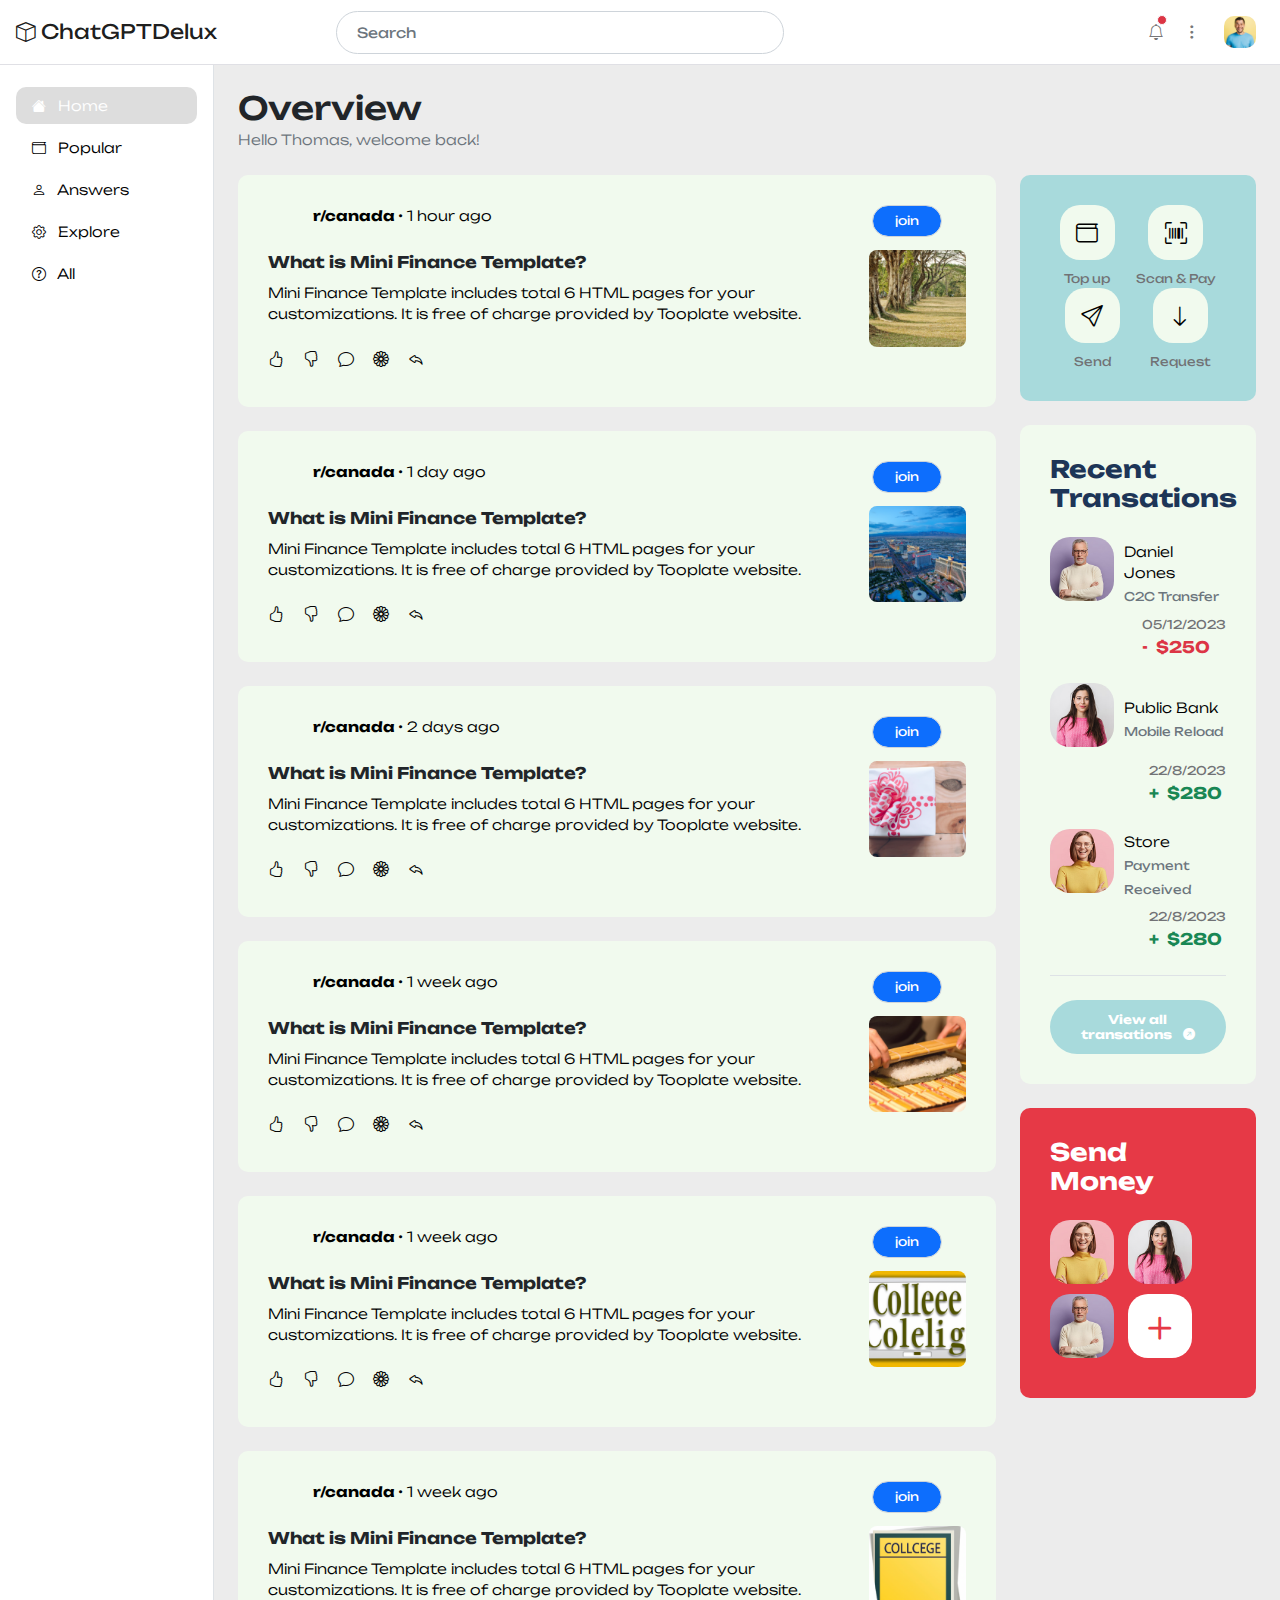
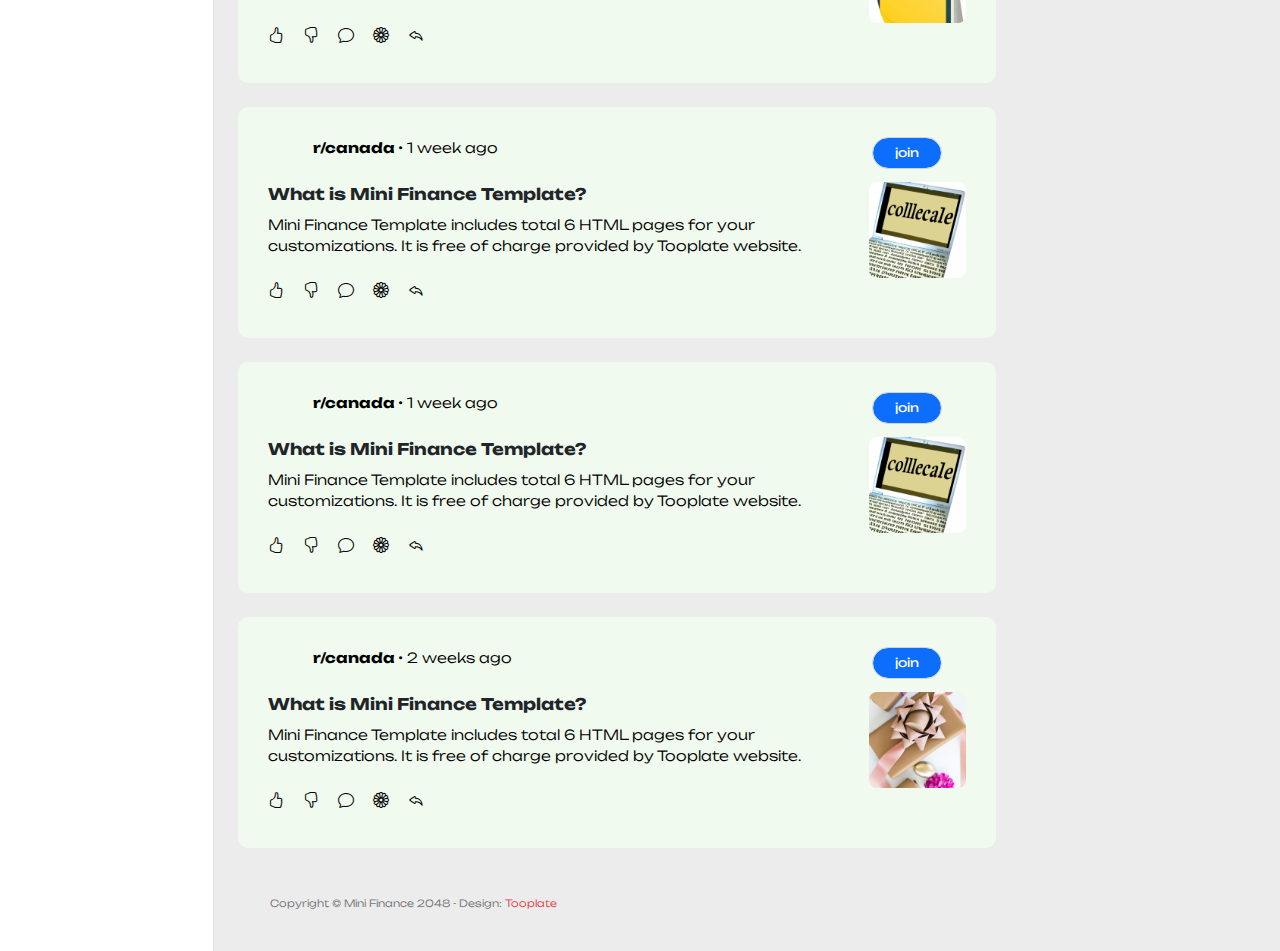
<file: index.html>
<!doctype html>
<html lang="en">
    <head>
        <meta charset="utf-8">
        <meta name="viewport" content="width=device-width, initial-scale=1">

        <meta name="description" content="">
        <meta name="author" content="Tooplate">

        <title>ChatGPTDelux.com</title>

        <!-- CSS FILES -->      
        <link rel="preconnect" href="https://fonts.googleapis.com">
        
        <link rel="preconnect" href="https://fonts.gstatic.com" crossorigin>

        <link href="https://fonts.googleapis.com/css2?family=Unbounded:wght@300;400;700&display=swap" rel="stylesheet">

        <link href="css/bootstrap.min.css" rel="stylesheet">

        <link href="css/bootstrap-icons.css" rel="stylesheet">

        <link href="css/apexcharts.css" rel="stylesheet">

        <link href="css/tooplate-mini-finance.css" rel="stylesheet">

        <link href="css/custom.css" rel="stylesheet">

    </head>
    
    <body>
        <header class="navbar sticky-top flex-md-nowrap">
            <div class="col-md-3 col-lg-3 me-0 px-3 fs-6">
                <a class="navbar-brand" href="index.html">
                    <i class="bi-box"></i>
                    ChatGPTDelux
                </a>
            </div>

            <button class="navbar-toggler position-absolute d-md-none collapsed" type="button" data-bs-toggle="collapse" data-bs-target="#sidebarMenu" aria-controls="sidebarMenu" aria-expanded="false" aria-label="Toggle navigation">
                <span class="navbar-toggler-icon"></span>
            </button>

            <form class="custom-form header-form ms-lg-3 ms-md-3 me-lg-auto me-md-auto order-2 order-lg-0 order-md-0" action="#" method="get" role="form">
                <input class="form-control" name="search" type="text" placeholder="Search" aria-label="Search">
            </form>

            <div class="navbar-nav me-lg-2">
                <div class="nav-item text-nowrap d-flex align-items-center">
                    <div class="dropdown ps-3">
                        <a class="nav-link dropdown-toggle text-center" href="#" role="button" data-bs-toggle="dropdown" aria-expanded="false" id="navbarLightDropdownMenuLink">
                            <i class="bi-bell"></i>
                            <span class="position-absolute start-100 translate-middle p-1 bg-danger border border-light rounded-circle">
                                <span class="visually-hidden">New alerts</span>
                            </span>
                        </a>

                        <ul class="dropdown-menu dropdown-menu-lg-end notifications-block-wrap bg-white shadow" aria-labelledby="navbarLightDropdownMenuLink">
                            <small>Notifications</small>

                            <li class="notifications-block border-bottom pb-2 mb-2">
                                <a class="dropdown-item d-flex  align-items-center" href="#">
                                    <div class="notifications-icon-wrap bg-success">
                                        <i class="notifications-icon bi-check-circle-fill"></i>
                                    </div>

                                    <div>
                                        <span>Your account has been created successfuly.</span>

                                        <p>12 days ago</p>
                                    </div>
                                </a>
                            </li>

                            <li class="notifications-block border-bottom pb-2 mb-2">
                                <a class="dropdown-item d-flex align-items-center" href="#">
                                    <div class="notifications-icon-wrap bg-info">
                                        <i class="notifications-icon bi-folder"></i>
                                    </div>

                                    <div>
                                        <span>Please check. We have sent a Daily report.</span>

                                        <p>10 days ago</p>
                                    </div>
                                </a>
                            </li>

                            <li class="notifications-block">
                                <a class="dropdown-item d-flex align-items-center" href="#">
                                    <div class="notifications-icon-wrap bg-danger">
                                        <i class="notifications-icon bi-question-circle"></i>
                                    </div>

                                    <div>
                                        <span>Account verification failed.</span>

                                        <p>1 hour ago</p>
                                    </div>
                                </a>
                            </li>
                        </ul>
                    </div>

                    <div class="dropdown ps-1">
                        <a class="nav-link dropdown-toggle text-center" href="#" role="button" data-bs-toggle="dropdown" aria-expanded="false">
                            <i class="bi-three-dots-vertical"></i>
                        </a>

                        <div class="dropdown-menu dropdown-menu-social bg-white shadow">
                            <div class="container">
                                <div class="row">
                                    <div class="col-lg-4 col-md-4 col-4">
                                        <a class="dropdown-item text-center" href="#">
                                            <img src="images/social/search.png" class="profile-image img-fluid" alt="">
                                            <span class="d-block">Google</span>
                                        </a>
                                    </div>

                                    <div class="col-lg-4 col-md-4 col-4">
                                        <a class="dropdown-item text-center" href="#">
                                            <img src="images/social/spotify.png" class="profile-image img-fluid" alt="">
                                            <span class="d-block">Spotify</span>
                                        </a>
                                    </div>

                                    <div class="col-lg-4 col-md-4 col-4">
                                        <a class="dropdown-item text-center" href="#">
                                            <img src="images/social/telegram.png" class="profile-image img-fluid" alt="">
                                            <span class="d-block">Telegram</span>
                                        </a>
                                    </div>

                                    <div class="col-lg-4 col-md-4 col-4">
                                        <a class="dropdown-item text-center" href="#">
                                            <img src="images/social/snapchat.png" class="profile-image img-fluid" alt="">
                                            <span class="d-block">Snapchat</span>
                                        </a>
                                    </div>

                                    <div class="col-lg-4 col-md-4 col-4">
                                        <a class="dropdown-item text-center" href="#">
                                            <img src="images/social/tiktok.png" class="profile-image img-fluid" alt="">
                                            <span class="d-block">Tiktok</span>
                                        </a>
                                    </div>

                                    <div class="col-lg-4 col-md-4 col-4">
                                        <a class="dropdown-item text-center" href="#">
                                            <img src="images/social/youtube.png" class="profile-image img-fluid" alt="">
                                            <span class="d-block">Youtube</span>
                                        </a>
                                    </div>
                                </div>
                            </div>
                        </div>
                    </div>

                    <div class="dropdown px-3">
                        <a class="nav-link dropdown-toggle" href="#" role="button" data-bs-toggle="dropdown" aria-expanded="false">
                            <img src="images/medium-shot-happy-man-smiling.jpg" class="profile-image img-fluid" alt="">
                        </a>
                        <ul class="dropdown-menu bg-white shadow">
                            <li>
                                <div class="dropdown-menu-profile-thumb d-flex">
                                    <img src="images/medium-shot-happy-man-smiling.jpg" class="profile-image img-fluid me-3" alt="">

                                    <div class="d-flex flex-column">
                                        <small>Thomas</small>
                                        <a href="#">thomas@site.com</a>
                                    </div>
                                </div>
                            </li>

                            <li>
                                <a class="dropdown-item" href="profile.html">
                                    <i class="bi-person me-2"></i>
                                    Profile
                                </a>
                            </li>

                            <li>
                                <a class="dropdown-item" href="settings.html">
                                    <i class="bi-gear me-2"></i>
                                    Settings
                                </a>
                            </li>

                            <li>
                                <a class="dropdown-item" href="help-center.html">
                                    <i class="bi-question-circle me-2"></i>
                                    Help
                                </a>
                            </li>

                            <li class="border-top mt-3 pt-2 mx-4">
                                <a class="dropdown-item ms-0 me-0" href="login.html">
                                    <i class="bi-box-arrow-left me-2"></i>
                                    Logout
                                </a>
                            </li>
                        </ul>
                    </div>
                </div>
            </div>
        </header>

        <div class="container-fluid">
            <div class="row">
                <nav id="sidebarMenu" class="col-md-2 col-lg-2 d-md-block sidebar collapse">
                    <div class="position-sticky py-4 px-3 sidebar-sticky">
                        <ul class="nav flex-column h-100">
                            <li class="nav-item">
                                <a class="nav-link active" aria-current="page" href="index.html">
                                    <i class="bi-house-fill me-2"></i>
                                    Home
                                </a>
                            </li>

                            <li class="nav-item">
                                <a class="nav-link" href="index.html">
                                    <i class="bi-wallet me-2"></i>
                                    Popular
                                </a>
                            </li>

                            <li class="nav-item">
                                <a class="nav-link" href="index.html">
                                    <i class="bi-person me-2"></i>
                                    Answers
                                </a>
                            </li>

                            <li class="nav-item">
                                <a class="nav-link" href="index.html">
                                    <i class="bi-gear me-2"></i>
                                    Explore
                                </a>
                            </li>

                            <li class="nav-item">
                                <a class="nav-link" href="index.html">
                                    <i class="bi-question-circle me-2"></i>
                                    All
                                </a>
                            </li>

                        </ul>
                    </div>
                </nav>

                <main class="main-wrapper col-md-10 ms-sm-auto py-4 col-lg-10 px-md-4 border-start">
                    <div class="title-group mb-3">
                        <h1 class="h2 mb-0">Overview</h1>

                        <small class="text-muted">Hello Thomas, welcome back!</small>
                    </div>

                    <div class="row my-4">
                        <div class="col-lg-9 col-12">
                            <div class="custom-block custom-block-faq">
                                <div class="row">
                                    <div class="row col-md-10">
                                        <div class="col-lg-2" id="avatar"></div>
                                        <p class="col-lg-10 mb-4"><b>r/canada </b><span class="inline-block my-0 created-text-neutral-content-weak">•</span> 1 hour ago</p>
                                    </div>

                                    <div class="col-md-2 col-lg-2">
                                        <button type="join" class="btn-join form-control bg-primary">
                                            join
                                        </button>
                                    </div> 
                                </div>
                                <div class="row">
                                    <div class="col-md-10">
                                        <strong class="d-block mb-2">What is Mini Finance Template?</strong>

                                        <p>Mini Finance Template includes total 6 HTML pages for your customizations. It is free of charge provided by Tooplate website.</p>
        
                                    </div>

                                    <div class="col-md-2">
                                        <img src="img/trees.png" class="intro-image" alt="" >
                                    </div>
                                </div>
                                <div class="row">
                                    <a class="col-lg-2 icon-btn mr-1">
                                        <i class="bi bi-hand-thumbs-up"></i>
                                    </a>
                                    <a class="col-lg-2 icon-btn mr-1">
                                        <i class="bi bi-hand-thumbs-down"></i>
                                    </a>
                                    <a class="col-lg-2 icon-btn mr-1">
                                        <i class="bi bi-chat"></i>
                                    </a>
                                    <a class="col-lg-2 icon-btn mr-1">
                                        <i class="bi bi-flower1"></i>
                                    </a>
                                    <a class="col-lg-2 icon-btn mr-1">
                                        <i class="bi bi-reply"></i>
                                    </a>

                                </div>
                            </div>
                            <div class="custom-block custom-block-faq">
                                <div class="row">
                                    <div class="row col-md-10">
                                        <div class="col-lg-2" id="avatar"></div>
                                        <p class="col-lg-10 mb-4"><b>r/canada </b><span class="inline-block my-0 created-text-neutral-content-weak">•</span> 1 day ago</p>
                                    </div>

                                    <div class="col-md-2 col-lg-2">
                                        <button type="join" class="btn-join form-control bg-primary">
                                            join
                                        </button>
                                    </div> 
                                </div>
                                
                                <div class="row">
                                    <div class="col-md-10">
                                        <strong class="d-block mb-2">What is Mini Finance Template?</strong>

                                        <p>Mini Finance Template includes total 6 HTML pages for your customizations. It is free of charge provided by Tooplate website.</p>
        
                                    </div>

                                    <div class="col-md-2">
                                        <img src="img/what-are-the-most-popular-hotels-in-las-begas.png" class="intro-image" alt="" >
                                    </div>
                                </div>
                                <div class="row">
                                    <a class="col-lg-2 icon-btn mr-1">
                                        <i class="bi bi-hand-thumbs-up"></i>
                                    </a>
                                    <a class="col-lg-2 icon-btn mr-1">
                                        <i class="bi bi-hand-thumbs-down"></i>
                                    </a>
                                    <a class="col-lg-2 icon-btn mr-1">
                                        <i class="bi bi-chat"></i>
                                    </a>
                                    <a class="col-lg-2 icon-btn mr-1">
                                        <i class="bi bi-flower1"></i>
                                    </a>
                                    <a class="col-lg-2 icon-btn mr-1">
                                        <i class="bi bi-reply"></i>
                                    </a>

                                </div>
                            </div>
                            <div class="custom-block custom-block-faq">
                                <div class="row">
                                    <div class="row col-md-10">
                                        <div class="col-lg-2" id="avatar"></div>
                                        <p class="col-lg-10 mb-4"><b>r/canada </b><span class="inline-block my-0 created-text-neutral-content-weak">•</span> 2 days ago</p>
                                    </div>

                                    <div class="col-md-2 col-lg-2">
                                        <button type="join" class="btn-join form-control bg-primary">
                                            join
                                        </button>
                                    </div> 
                                </div>
                                
                                <div class="row">
                                    <div class="col-md-10">
                                        <strong class="d-block mb-2">What is Mini Finance Template?</strong>

                                        <p>Mini Finance Template includes total 6 HTML pages for your customizations. It is free of charge provided by Tooplate website.</p>
        
                                    </div>

                                    <div class="col-md-2">
                                        <img src="img/top-holiday-gift-ideas.png" class="intro-image" alt="" >
                                    </div>
                                </div>
                                <div class="row">
                                    <a class="col-lg-2 icon-btn mr-1">
                                        <i class="bi bi-hand-thumbs-up"></i>
                                    </a>
                                    <a class="col-lg-2 icon-btn mr-1">
                                        <i class="bi bi-hand-thumbs-down"></i>
                                    </a>
                                    <a class="col-lg-2 icon-btn mr-1">
                                        <i class="bi bi-chat"></i>
                                    </a>
                                    <a class="col-lg-2 icon-btn mr-1">
                                        <i class="bi bi-flower1"></i>
                                    </a>
                                    <a class="col-lg-2 icon-btn mr-1">
                                        <i class="bi bi-reply"></i>
                                    </a>

                                </div>
                            </div>
                            <div class="custom-block custom-block-faq">
                                <div class="row">
                                    <div class="row col-md-10">
                                        <div class="col-lg-2" id="avatar"></div>
                                        <p class="col-lg-10 mb-4"><b>r/canada </b><span class="inline-block my-0 created-text-neutral-content-weak">•</span> 1 week ago</p>
                                    </div>

                                    <div class="col-md-2 col-lg-2">
                                        <button type="join" class="btn-join form-control bg-primary">
                                            join
                                        </button>
                                    </div> 
                                </div>
                                
                                <div class="row">
                                    <div class="col-md-10">
                                        <strong class="d-block mb-2">What is Mini Finance Template?</strong>

                                        <p>Mini Finance Template includes total 6 HTML pages for your customizations. It is free of charge provided by Tooplate website.</p>
        
                                    </div>

                                    <div class="col-md-2">
                                        <img src="img/sushi-making.png" class="intro-image" alt="" >
                                    </div>
                                </div>
                                <div class="row">
                                    <a class="col-lg-2 icon-btn mr-1">
                                        <i class="bi bi-hand-thumbs-up"></i>
                                    </a>
                                    <a class="col-lg-2 icon-btn mr-1">
                                        <i class="bi bi-hand-thumbs-down"></i>
                                    </a>
                                    <a class="col-lg-2 icon-btn mr-1">
                                        <i class="bi bi-chat"></i>
                                    </a>
                                    <a class="col-lg-2 icon-btn mr-1">
                                        <i class="bi bi-flower1"></i>
                                    </a>
                                    <a class="col-lg-2 icon-btn mr-1">
                                        <i class="bi bi-reply"></i>
                                    </a>

                                </div>
                            </div>
                            <div class="custom-block custom-block-faq">
                                <div class="row">
                                    <div class="row col-md-10">
                                        <div class="col-lg-2" id="avatar"></div>
                                        <p class="col-lg-10 mb-4"><b>r/canada </b><span class="inline-block my-0 created-text-neutral-content-weak">•</span> 1 week ago</p>
                                    </div>

                                    <div class="col-md-2 col-lg-2">
                                        <button type="join" class="btn-join form-control bg-primary">
                                            join
                                        </button>
                                    </div> 
                                </div>
                                
                                <div class="row">
                                    <div class="col-md-10">
                                        <strong class="d-block mb-2">What is Mini Finance Template?</strong>

                                        <p>Mini Finance Template includes total 6 HTML pages for your customizations. It is free of charge provided by Tooplate website.</p>
        
                                    </div>

                                    <div class="col-md-2">
                                        <img src="img/online-college-degree.png" class="intro-image" alt="" >
                                    </div>
                                </div>
                                <div class="row">
                                    <a class="col-lg-2 icon-btn mr-1">
                                        <i class="bi bi-hand-thumbs-up"></i>
                                    </a>
                                    <a class="col-lg-2 icon-btn mr-1">
                                        <i class="bi bi-hand-thumbs-down"></i>
                                    </a>
                                    <a class="col-lg-2 icon-btn mr-1">
                                        <i class="bi bi-chat"></i>
                                    </a>
                                    <a class="col-lg-2 icon-btn mr-1">
                                        <i class="bi bi-flower1"></i>
                                    </a>
                                    <a class="col-lg-2 icon-btn mr-1">
                                        <i class="bi bi-reply"></i>
                                    </a>

                                </div>
                            </div>
                            <div class="custom-block custom-block-faq">
                                <div class="row">
                                    <div class="row col-md-10">
                                        <div class="col-lg-2" id="avatar"></div>
                                        <p class="col-lg-10 mb-4"><b>r/canada </b><span class="inline-block my-0 created-text-neutral-content-weak">•</span> 1 week ago</p>
                                    </div>

                                    <div class="col-md-2 col-lg-2">
                                        <button type="join" class="btn-join form-control bg-primary">
                                            join
                                        </button>
                                    </div> 
                                </div>
                                
                                <div class="row">
                                    <div class="col-md-10">
                                        <strong class="d-block mb-2">What is Mini Finance Template?</strong>

                                        <p>Mini Finance Template includes total 6 HTML pages for your customizations. It is free of charge provided by Tooplate website.</p>
        
                                    </div>

                                    <div class="col-md-2">
                                        <img src="img/college-degree.png" class="intro-image" alt="" >
                                    </div>
                                </div>
                                <div class="row">
                                    <a class="col-lg-2 icon-btn mr-1">
                                        <i class="bi bi-hand-thumbs-up"></i>
                                    </a>
                                    <a class="col-lg-2 icon-btn mr-1">
                                        <i class="bi bi-hand-thumbs-down"></i>
                                    </a>
                                    <a class="col-lg-2 icon-btn mr-1">
                                        <i class="bi bi-chat"></i>
                                    </a>
                                    <a class="col-lg-2 icon-btn mr-1">
                                        <i class="bi bi-flower1"></i>
                                    </a>
                                    <a class="col-lg-2 icon-btn mr-1">
                                        <i class="bi bi-reply"></i>
                                    </a>

                                </div>
                            </div>
                            <div class="custom-block custom-block-faq">
                                <div class="row">
                                    <div class="row col-md-10">
                                        <div class="col-lg-2" id="avatar"></div>
                                        <p class="col-lg-10 mb-4"><b>r/canada </b><span class="inline-block my-0 created-text-neutral-content-weak">•</span> 1 week ago</p>
                                    </div>

                                    <div class="col-md-2 col-lg-2">
                                        <button type="join" class="btn-join form-control bg-primary">
                                            join
                                        </button>
                                    </div> 
                                </div>
                                
                                <div class="row">
                                    <div class="col-md-10">
                                        <strong class="d-block mb-2">What is Mini Finance Template?</strong>

                                        <p>Mini Finance Template includes total 6 HTML pages for your customizations. It is free of charge provided by Tooplate website.</p>
        
                                    </div>

                                    <div class="col-md-2">
                                        <img src="img/college-degree-online.png" class="intro-image" alt="" >
                                    </div>
                                </div>
                                <div class="row">
                                    <a class="col-lg-2 icon-btn mr-1">
                                        <i class="bi bi-hand-thumbs-up"></i>
                                    </a>
                                    <a class="col-lg-2 icon-btn mr-1">
                                        <i class="bi bi-hand-thumbs-down"></i>
                                    </a>
                                    <a class="col-lg-2 icon-btn mr-1">
                                        <i class="bi bi-chat"></i>
                                    </a>
                                    <a class="col-lg-2 icon-btn mr-1">
                                        <i class="bi bi-flower1"></i>
                                    </a>
                                    <a class="col-lg-2 icon-btn mr-1">
                                        <i class="bi bi-reply"></i>
                                    </a>

                                </div>
                            </div>
                            <div class="custom-block custom-block-faq">
                                <div class="row">
                                    <div class="row col-md-10">
                                        <div class="col-lg-2" id="avatar"></div>
                                        <p class="col-lg-10 mb-4"><b>r/canada </b><span class="inline-block my-0 created-text-neutral-content-weak">•</span> 1 week ago</p>
                                    </div>

                                    <div class="col-md-2 col-lg-2">
                                        <button type="join" class="btn-join form-control bg-primary">
                                            join
                                        </button>
                                    </div> 
                                </div>
                                
                                <div class="row">
                                    <div class="col-md-10">
                                        <strong class="d-block mb-2">What is Mini Finance Template?</strong>

                                        <p>Mini Finance Template includes total 6 HTML pages for your customizations. It is free of charge provided by Tooplate website.</p>
        
                                    </div>

                                    <div class="col-md-2">
                                        <img src="img/college-degree-online.png" class="intro-image" alt="" >
                                    </div>
                                </div>
                                <div class="row">
                                    <a class="col-lg-2 icon-btn mr-1">
                                        <i class="bi bi-hand-thumbs-up"></i>
                                    </a>
                                    <a class="col-lg-2 icon-btn mr-1">
                                        <i class="bi bi-hand-thumbs-down"></i>
                                    </a>
                                    <a class="col-lg-2 icon-btn mr-1">
                                        <i class="bi bi-chat"></i>
                                    </a>
                                    <a class="col-lg-2 icon-btn mr-1">
                                        <i class="bi bi-flower1"></i>
                                    </a>
                                    <a class="col-lg-2 icon-btn mr-1">
                                        <i class="bi bi-reply"></i>
                                    </a>

                                </div>
                            </div>
                            <div class="custom-block custom-block-faq">
                                <div class="row">
                                    <div class="row col-md-10">
                                        <div class="col-lg-2" id="avatar"></div>
                                        <p class="col-lg-10 mb-4"><b>r/canada </b><span class="inline-block my-0 created-text-neutral-content-weak">•</span> 2 weeks ago</p>
                                    </div>

                                    <div class="col-md-2 col-lg-2">
                                        <button type="join" class="btn-join form-control bg-primary">
                                            join
                                        </button>
                                    </div> 
                                </div>
                                
                                <div class="row">
                                    <div class="col-md-10">
                                        <strong class="d-block mb-2">What is Mini Finance Template?</strong>

                                        <p>Mini Finance Template includes total 6 HTML pages for your customizations. It is free of charge provided by Tooplate website.</p>
        
                                    </div>

                                    <div class="col-md-2">
                                        <img src="img/best-holiday-gift-ideas.png" class="intro-image" alt="" >
                                    </div>
                                </div>
                                <div class="row">
                                    <a class="col-lg-2 icon-btn mr-1">
                                        <i class="bi bi-hand-thumbs-up"></i>
                                    </a>
                                    <a class="col-lg-2 icon-btn mr-1">
                                        <i class="bi bi-hand-thumbs-down"></i>
                                    </a>
                                    <a class="col-lg-2 icon-btn mr-1">
                                        <i class="bi bi-chat"></i>
                                    </a>
                                    <a class="col-lg-2 icon-btn mr-1">
                                        <i class="bi bi-flower1"></i>
                                    </a>
                                    <a class="col-lg-2 icon-btn mr-1">
                                        <i class="bi bi-reply"></i>
                                    </a>

                                </div>
                            </div>
                        </div>

                        <div class="col-lg-3 col-12">
                        
                            <div class="custom-block custom-block-bottom d-flex flex-wrap">
                                <div class="custom-block-bottom-item">
                                    <a href="#" class="d-flex flex-column">
                                        <i class="custom-block-icon bi-wallet"></i>

                                        <small>Top up</small>
                                    </a>
                                </div>

                                <div class="custom-block-bottom-item">
                                    <a href="#" class="d-flex flex-column">
                                        <i class="custom-block-icon bi-upc-scan"></i>

                                        <small>Scan & Pay</small>
                                    </a>
                                </div>

                                <div class="custom-block-bottom-item">
                                    <a href="#" class="d-flex flex-column">
                                        <i class="custom-block-icon bi-send"></i>

                                        <small>Send</small>
                                    </a>
                                </div>

                                <div class="custom-block-bottom-item">
                                    <a href="#" class="d-flex flex-column">
                                        <i class="custom-block-icon bi-arrow-down"></i>

                                        <small>Request</small>
                                    </a>
                                </div>
                            </div>

                            <div class="custom-block custom-block-transations">
                                <h5 class="mb-4">Recent Transations</h5>

                                <div class="d-flex flex-wrap align-items-center mb-4">
                                    <div class="d-flex align-items-center">
                                        <img src="images/profile/senior-man-white-sweater-eyeglasses.jpg" class="profile-image img-fluid" alt="">

                                        <div>
                                            <p>
                                                <a href="transation-detail.html">Daniel Jones</a>
                                            </p>

                                            <small class="text-muted">C2C Transfer</small>
                                        </div>
                                    </div>

                                    <div class="ms-auto">
                                        <small>05/12/2023</small>
                                        <strong class="d-block text-danger"><span class="me-1">-</span> $250</strong>
                                    </div>
                                </div>

                                <div class="d-flex flex-wrap align-items-center mb-4">
                                    <div class="d-flex align-items-center">
                                        <img src="images/profile/young-beautiful-woman-pink-warm-sweater.jpg" class="profile-image img-fluid" alt="">

                                        <div>
                                            <p>
                                                <a href="transation-detail.html">Public Bank</a>
                                            </p>

                                            <small class="text-muted">Mobile Reload</small>
                                        </div>
                                    </div>

                                    <div class="ms-auto">
                                        <small>22/8/2023</small>
                                        <strong class="d-block text-success"><span class="me-1">+</span> $280</strong>
                                    </div>
                                </div>

                                <div class="d-flex flex-wrap align-items-center">
                                    <div class="d-flex align-items-center">
                                        <img src="images/profile/young-woman-with-round-glasses-yellow-sweater.jpg" class="profile-image img-fluid" alt="">

                                        <div>
                                            <p><a href="transation-detail.html">Store</a></p>

                                            <small class="text-muted">Payment Received</small>
                                        </div>
                                    </div>

                                    <div class="ms-auto">
                                        <small>22/8/2023</small>
                                        <strong class="d-block text-success"><span class="me-1">+</span> $280</strong>
                                    </div>
                                </div>

                                <div class="border-top pt-4 mt-4 text-center">
                                    <a class="btn custom-btn" href="wallet.html">
                                        View all transations
                                        <i class="bi-arrow-up-right-circle-fill ms-2"></i>
                                    </a>
                                </div>
                            </div>

                            <div class="custom-block primary-bg">
                                <h5 class="text-white mb-4">Send Money</h5>

                                <a href="#">
                                    <img src="images/profile/young-woman-with-round-glasses-yellow-sweater.jpg" class="profile-image img-fluid" alt="">
                                </a>

                                <a href="#">
                                    <img src="images/profile/young-beautiful-woman-pink-warm-sweater.jpg" class="profile-image img-fluid" alt="">
                                </a>

                                <a href="#">
                                    <img src="images/profile/senior-man-white-sweater-eyeglasses.jpg" class="profile-image img-fluid" alt="">
                                </a>

                                <div class="profile-rounded">
                                    <a href="#">
                                        <i class="profile-rounded-icon bi-plus"></i>
                                    </a>
                                </div>
                            </div>

                        </div>
                    </div>

                    <footer class="site-footer">
                        <div class="container">
                            <div class="row">
                                
                                <div class="col-lg-12 col-12">
                                    <p class="copyright-text">Copyright © Mini Finance 2048 
                                    - Design: <a rel="sponsored" href="https://www.tooplate.com" target="_blank">Tooplate</a></p>
                                </div>

                            </div>
                        </div>
                    </footer>
                </main>

            </div>
        </div>

        <!-- JAVASCRIPT FILES -->
        <script src="js/jquery.min.js"></script>
        <script src="js/bootstrap.bundle.min.js"></script>
        <script src="js/apexcharts.min.js"></script>
        <script src="js/custom.js"></script>

        <script type="text/javascript">
            var options = {
              series: [13, 43, 22],
              chart: {
              width: 380,
              type: 'pie',
            },
            labels: ['Balance', 'Expense', 'Credit Loan',],
            responsive: [{
              breakpoint: 480,
              options: {
                chart: {
                  width: 200
                },
                legend: {
                  position: 'bottom'
                }
              }
            }]
            };

            var chart = new ApexCharts(document.querySelector("#pie-chart"), options);
            chart.render();
        </script>

        <script type="text/javascript">
            var options = {
              series: [{
              name: 'Income',
              data: [44, 55, 57, 56, 61, 58, 63, 60, 66]
            }, {
              name: 'Expense',
              data: [76, 85, 101, 98, 87, 105, 91, 114, 94]
            }, {
              name: 'Transfer',
              data: [35, 41, 36, 26, 45, 48, 52, 53, 41]
            }],
              chart: {
              type: 'bar',
              height: 350
            },
            plotOptions: {
              bar: {
                horizontal: false,
                columnWidth: '55%',
                endingShape: 'rounded'
              },
            },
            dataLabels: {
              enabled: false
            },
            stroke: {
              show: true,
              width: 2,
              colors: ['transparent']
            },
            xaxis: {
              categories: ['Feb', 'Mar', 'Apr', 'May', 'Jun', 'Jul', 'Aug', 'Sep', 'Oct'],
            },
            yaxis: {
              title: {
                text: '$ (thousands)'
              }
            },
            fill: {
              opacity: 1
            },
            tooltip: {
              y: {
                formatter: function (val) {
                  return "$ " + val + " thousands"
                }
              }
            }
            };

            var chart = new ApexCharts(document.querySelector("#chart"), options);
            chart.render();
        </script>

    </body>
</html>
</file>
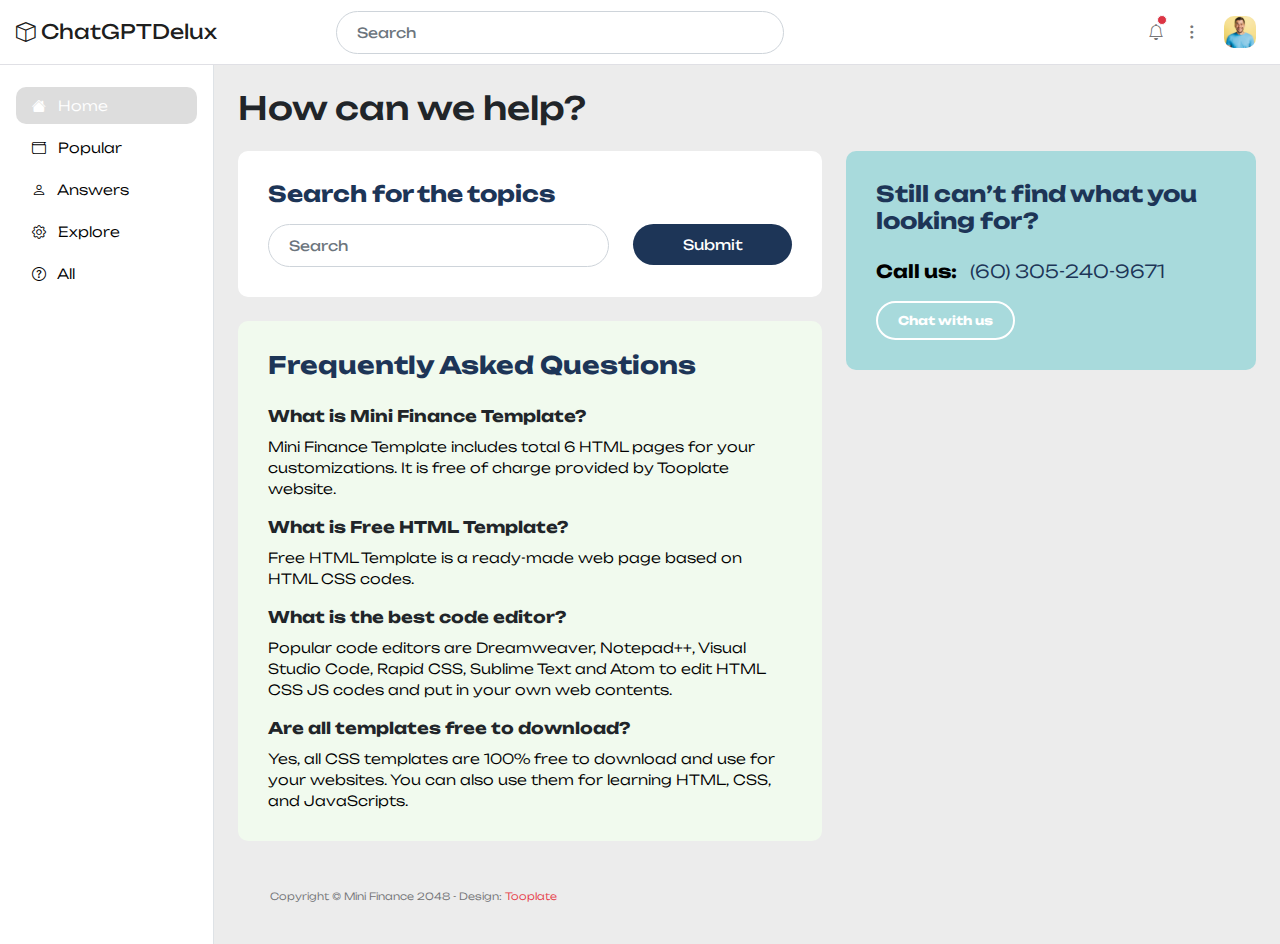
<file: help-center.html>
<!doctype html>
<html lang="en">
    <head>
        <meta charset="utf-8">
        <meta name="viewport" content="width=device-width, initial-scale=1">

        <meta name="description" content="">
        <meta name="author" content="">

        <title>ChatGPTDelux - Help Center</title>

        <!-- CSS FILES -->      
        <link rel="preconnect" href="https://fonts.googleapis.com">
        
        <link rel="preconnect" href="https://fonts.gstatic.com" crossorigin>

        <link href="https://fonts.googleapis.com/css2?family=Unbounded:wght@300;400;700&display=swap" rel="stylesheet">

        <link href="css/bootstrap.min.css" rel="stylesheet">

        <link href="css/bootstrap-icons.css" rel="stylesheet">

        <link href="css/tooplate-mini-finance.css" rel="stylesheet">

        <link href="css/custom.css" rel="stylesheet">
<!--

Tooplate 2135 Mini Finance

https://www.tooplate.com/view/2135-mini-finance

Bootstrap 5 Dashboard Admin Template

-->
    </head>
    
    <body>
        <header class="navbar sticky-top flex-md-nowrap">
            <div class="col-md-3 col-lg-3 me-0 px-3 fs-6">
                <a class="navbar-brand" href="index.html">
                    <i class="bi-box"></i>
                    ChatGPTDelux
                </a>
            </div>

            <button class="navbar-toggler position-absolute d-md-none collapsed" type="button" data-bs-toggle="collapse" data-bs-target="#sidebarMenu" aria-controls="sidebarMenu" aria-expanded="false" aria-label="Toggle navigation">
                <span class="navbar-toggler-icon"></span>
            </button>

            <form class="custom-form header-form ms-lg-3 ms-md-3 me-lg-auto me-md-auto order-2 order-lg-0 order-md-0" action="#" method="get" role="form">
                <input class="form-control" name="search" type="text" placeholder="Search" aria-label="Search">
            </form>

            <div class="navbar-nav me-lg-2">
                <div class="nav-item text-nowrap d-flex align-items-center">
                    <div class="dropdown ps-3">
                        <a class="nav-link dropdown-toggle text-center" href="#" role="button" data-bs-toggle="dropdown" aria-expanded="false">
                            <i class="bi-bell"></i>
                            <span class="position-absolute start-100 translate-middle p-1 bg-danger border border-light rounded-circle">
                                <span class="visually-hidden">New alerts</span>
                            </span>
                        </a>

                        <ul class="dropdown-menu notifications-block-wrap bg-white shadow">
                            <small>Notifications</small>

                            <li class="notifications-block border-bottom pb-2 mb-2">
                                <a class="dropdown-item d-flex align-items-center" href="#">
                                    <div class="notifications-icon-wrap bg-success">
                                        <i class="notifications-icon bi-check-circle-fill"></i>
                                    </div>

                                    <div>
                                        <span>Your account has been created successfuly.</span>

                                        <p>12 days ago</p>
                                    </div>
                                </a>
                            </li>

                            <li class="notifications-block border-bottom pb-2 mb-2">
                                <a class="dropdown-item d-flex align-items-center" href="#">
                                    <div class="notifications-icon-wrap bg-info">
                                        <i class="notifications-icon bi-folder"></i>
                                    </div>

                                    <div>
                                        <span>Please check. We have sent a Daily report.</span>

                                        <p>10 days ago</p>
                                    </div>
                                </a>
                            </li>

                            <li class="notifications-block">
                                <a class="dropdown-item d-flex align-items-center" href="#">
                                    <div class="notifications-icon-wrap bg-danger">
                                        <i class="notifications-icon bi-question-circle"></i>
                                    </div>

                                    <div>
                                        <span>Account verification failed.</span>

                                        <p>1 hour ago</p>
                                    </div>
                                </a>
                            </li>
                        </ul>
                    </div>

                    <div class="dropdown ps-1">
                        <a class="nav-link dropdown-toggle text-center" href="#" role="button" data-bs-toggle="dropdown" aria-expanded="false">
                            <i class="bi-three-dots-vertical"></i>
                        </a>

                        <div class="dropdown-menu dropdown-menu-social bg-white shadow">
                            <div class="container">
                                <div class="row">
                                    <div class="col-lg-4 col-md-4 col-4">
                                        <a class="dropdown-item text-center" href="#">
                                            <img src="images/social/search.png" class="profile-image img-fluid" alt="">
                                            <span class="d-block">Google</span>
                                        </a>
                                    </div>

                                    <div class="col-lg-4 col-md-4 col-4">
                                        <a class="dropdown-item text-center" href="#">
                                            <img src="images/social/spotify.png" class="profile-image img-fluid" alt="">
                                            <span class="d-block">Spotify</span>
                                        </a>
                                    </div>

                                    <div class="col-lg-4 col-md-4 col-4">
                                        <a class="dropdown-item text-center" href="#">
                                            <img src="images/social/telegram.png" class="profile-image img-fluid" alt="">
                                            <span class="d-block">Telegram</span>
                                        </a>
                                    </div>

                                    <div class="col-lg-4 col-md-4 col-4">
                                        <a class="dropdown-item text-center" href="#">
                                            <img src="images/social/snapchat.png" class="profile-image img-fluid" alt="">
                                            <span class="d-block">Snapchat</span>
                                        </a>
                                    </div>

                                    <div class="col-lg-4 col-md-4 col-4">
                                        <a class="dropdown-item text-center" href="#">
                                            <img src="images/social/tiktok.png" class="profile-image img-fluid" alt="">
                                            <span class="d-block">Tiktok</span>
                                        </a>
                                    </div>

                                    <div class="col-lg-4 col-md-4 col-4">
                                        <a class="dropdown-item text-center" href="#">
                                            <img src="images/social/youtube.png" class="profile-image img-fluid" alt="">
                                            <span class="d-block">Youtube</span>
                                        </a>
                                    </div>
                                </div>
                            </div>
                        </div>
                    </div>

                    <div class="dropdown px-3">
                        <a class="nav-link dropdown-toggle" href="#" role="button" data-bs-toggle="dropdown" aria-expanded="false">
                            <img src="images/medium-shot-happy-man-smiling.jpg" class="profile-image img-fluid" alt="">
                        </a>
                        <ul class="dropdown-menu bg-white shadow">
                            <li>
                                <div class="dropdown-menu-profile-thumb d-flex">
                                    <img src="images/medium-shot-happy-man-smiling.jpg" class="profile-image img-fluid me-3" alt="">

                                    <div class="d-flex flex-column">
                                        <small>Thomas</small>
                                        <a href="#">thomas@site.com</a>
                                    </div>
                                </div>
                            </li>

                            <li>
                                <a class="dropdown-item" href="profile.html">
                                    <i class="bi-person me-2"></i>
                                    Profile
                                </a>
                            </li>

                            <li>
                                <a class="dropdown-item" href="settings.html">
                                    <i class="bi-gear me-2"></i>
                                    Settings
                                </a>
                            </li>

                            <li>
                                <a class="dropdown-item" href="help-center.html">
                                    <i class="bi-question-circle me-2"></i>
                                    Help
                                </a>
                            </li>

                            <li class="border-top mt-3 pt-2 mx-4">
                                <a class="dropdown-item ms-0 me-0" href="login.html">
                                    <i class="bi-box-arrow-left me-2"></i>
                                    Logout
                                </a>
                            </li>
                        </ul>
                    </div>
                </div>
            </div>
        </header>

        <div class="container-fluid">
            <div class="row">
                <nav id="sidebarMenu" class="col-md-2 col-lg-2 d-md-block sidebar collapse">
                    <div class="position-sticky py-4 px-3 sidebar-sticky">
                        <ul class="nav flex-column h-100">
                            <li class="nav-item">
                                <a class="nav-link active" aria-current="page" href="index.html">
                                    <i class="bi-house-fill me-2"></i>
                                    Home
                                </a>
                            </li>

                            <li class="nav-item">
                                <a class="nav-link" href="index.html">
                                    <i class="bi-wallet me-2"></i>
                                    Popular
                                </a>
                            </li>

                            <li class="nav-item">
                                <a class="nav-link" href="index.html">
                                    <i class="bi-person me-2"></i>
                                    Answers
                                </a>
                            </li>

                            <li class="nav-item">
                                <a class="nav-link" href="index.html">
                                    <i class="bi-gear me-2"></i>
                                    Explore
                                </a>
                            </li>

                            <li class="nav-item">
                                <a class="nav-link" href="index.html">
                                    <i class="bi-question-circle me-2"></i>
                                    All
                                </a>
                            </li>

                        </ul>
                    </div>
                </nav>

                <main class="main-wrapper col-md-10 ms-sm-auto py-4 col-lg-10 px-md-4 border-start">
                    <div class="title-group mb-3">
                        <h1 class="h2 mb-0">How can we help?</h1>
                    </div>

                    <div class="row my-4">
                        <div class="col-lg-7 col-12">
                            <div class="custom-block bg-white">
                                <form class="custom-form search-form" action="#" method="post" role="form">
                                    <div class="row">
                                        <div class="col-lg-12 mb-2">
                                            <h6>Search for the topics</h6>
                                        </div>

                                        <div class="col-lg-8 col-md-8 col-12">
                                            <input class="form-control mb-lg-0 mb-md-0" name="search" type="text" placeholder="Search" aria-label="Search">
                                        </div>

                                        <div class="col-lg-4 col-md-4 col-12">
                                            <button type="submit" class="form-control">
                                                Submit
                                            </button>
                                        </div>
                                    </div>
                                </form>
                            </div>

                            <div class="custom-block custom-block-faq">
                                <h5 class="mb-4">Frequently Asked Questions</h5>

                                <strong class="d-block mb-2">What is Mini Finance Template?</strong>

                                <p>Mini Finance Template includes total 6 HTML pages for your customizations. It is free of charge provided by Tooplate website.</p>
                                
                                <strong class="d-block mt-3 mb-2">What is Free HTML Template?</strong>

                                <p>Free HTML Template is a ready-made web page based on HTML CSS codes.</p>

                                <strong class="d-block mt-3 mb-2">What is the best code editor?</strong>

                                <p>Popular code editors are Dreamweaver, Notepad++, Visual Studio Code, Rapid CSS, Sublime Text and Atom to edit HTML CSS JS codes and put in your own web contents.</p>

                                 <strong class="d-block mt-3 mb-2">Are all templates free to download?</strong>

                                 <p>Yes, all CSS templates are 100% free to download and use for your websites. You can also use them for learning HTML, CSS, and JavaScripts.</p>
                            </div>
                        </div>

                        <div class="col-lg-5 col-12">
                            <div class="custom-block custom-block-contact">
                                <h6 class="mb-4">Still can’t find what you looking for?</h6>

                                <p>
                                    <strong>Call us:</strong>
                                    <a href="tel: 305-240-9671" class="ms-2">
                                        (60) 
                                        305-240-9671
                                    </a>
                                </p>

                                <a href="#" class="btn custom-btn custom-btn-bg-white mt-3">
                                    Chat with us
                                </a>
                            </div>
                        </div>
                    </div>

                    <footer class="site-footer">
                        <div class="container">
                            <div class="row">
                                
                                <div class="col-lg-12 col-12">
                                    <p class="copyright-text">Copyright © Mini Finance 2048 
                                    - Design: <a rel="sponsored" href="https://www.tooplate.com" target="_blank">Tooplate</a></p>
                                </div>

                            </div>
                        </div>
                    </footer>
                </main>

            </div>
        </div>

        <!-- JAVASCRIPT FILES -->
        <script src="js/jquery.min.js"></script>
        <script src="js/bootstrap.bundle.min.js"></script>
        <script src="js/custom.js"></script>

    </body>
</html>
</file>
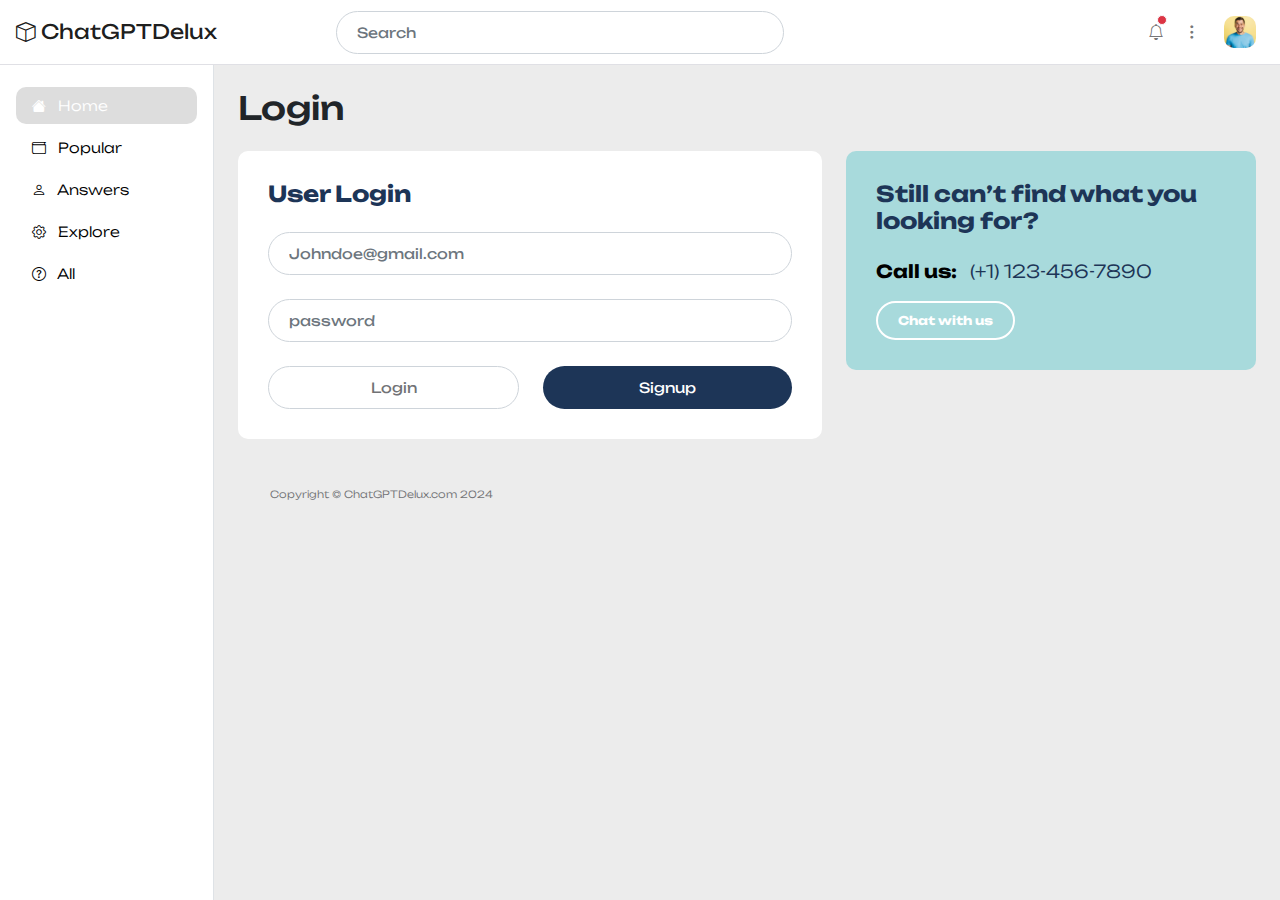
<file: login.html>
<!doctype html>
<html lang="en">
    <head>
        <meta charset="utf-8">
        <meta name="viewport" content="width=device-width, initial-scale=1">

        <meta name="description" content="">
        <meta name="author" content="">

        <title>ChatGPTDelux - LogIn</title>

        <!-- CSS FILES -->      
        <link rel="preconnect" href="https://fonts.googleapis.com">
        
        <link rel="preconnect" href="https://fonts.gstatic.com" crossorigin>

        <link href="https://fonts.googleapis.com/css2?family=Unbounded:wght@300;400;700&display=swap" rel="stylesheet">

        <link href="css/bootstrap.min.css" rel="stylesheet">

        <link href="css/bootstrap-icons.css" rel="stylesheet">

        <link href="css/tooplate-mini-finance.css" rel="stylesheet">
    
        <link href="css/custom.css" rel="stylesheet">
<!--

Tooplate 2135 Mini Finance

https://www.tooplate.com/view/2135-mini-finance

Bootstrap 5 Dashboard Admin Template

-->
    </head>
    
    <body>
        <header class="navbar sticky-top flex-md-nowrap">
            <div class="col-md-3 col-lg-3 me-0 px-3 fs-6">
                <a class="navbar-brand" href="index.html">
                    <i class="bi-box"></i>
                    ChatGPTDelux
                </a>
            </div>

            <button class="navbar-toggler position-absolute d-md-none collapsed" type="button" data-bs-toggle="collapse" data-bs-target="#sidebarMenu" aria-controls="sidebarMenu" aria-expanded="false" aria-label="Toggle navigation">
                <span class="navbar-toggler-icon"></span>
            </button>

            <form class="custom-form header-form ms-lg-3 ms-md-3 me-lg-auto me-md-auto order-2 order-lg-0 order-md-0" action="#" method="get" role="form">
                <input class="form-control" name="search" type="text" placeholder="Search" aria-label="Search">
            </form>

            <div class="navbar-nav me-lg-2">
                <div class="nav-item text-nowrap d-flex align-items-center">
                    <div class="dropdown ps-3">
                        <a class="nav-link dropdown-toggle text-center" href="#" role="button" data-bs-toggle="dropdown" aria-expanded="false">
                            <i class="bi-bell"></i>
                            <span class="position-absolute start-100 translate-middle p-1 bg-danger border border-light rounded-circle">
                                <span class="visually-hidden">New alerts</span>
                            </span>
                        </a>

                        <ul class="dropdown-menu notifications-block-wrap bg-white shadow">
                            <small>Notifications</small>

                            <li class="notifications-block border-bottom pb-2 mb-2">
                                <a class="dropdown-item d-flex align-items-center" href="#">
                                    <div class="notifications-icon-wrap bg-success">
                                        <i class="notifications-icon bi-check-circle-fill"></i>
                                    </div>

                                    <div>
                                        <span>Your account has been created successfuly.</span>

                                        <p>12 days ago</p>
                                    </div>
                                </a>
                            </li>

                            <li class="notifications-block border-bottom pb-2 mb-2">
                                <a class="dropdown-item d-flex align-items-center" href="#">
                                    <div class="notifications-icon-wrap bg-info">
                                        <i class="notifications-icon bi-folder"></i>
                                    </div>

                                    <div>
                                        <span>Please check. We have sent a Daily report.</span>

                                        <p>10 days ago</p>
                                    </div>
                                </a>
                            </li>

                            <li class="notifications-block">
                                <a class="dropdown-item d-flex align-items-center" href="#">
                                    <div class="notifications-icon-wrap bg-danger">
                                        <i class="notifications-icon bi-question-circle"></i>
                                    </div>

                                    <div>
                                        <span>Account verification failed.</span>

                                        <p>1 hour ago</p>
                                    </div>
                                </a>
                            </li>
                        </ul>
                    </div>

                    <div class="dropdown ps-1">
                        <a class="nav-link dropdown-toggle text-center" href="#" role="button" data-bs-toggle="dropdown" aria-expanded="false">
                            <i class="bi-three-dots-vertical"></i>
                        </a>

                        <div class="dropdown-menu dropdown-menu-social bg-white shadow">
                            <div class="container">
                                <div class="row">
                                    <div class="col-lg-4 col-md-4 col-4">
                                        <a class="dropdown-item text-center" href="#">
                                            <img src="images/social/search.png" class="profile-image img-fluid" alt="">
                                            <span class="d-block">Google</span>
                                        </a>
                                    </div>

                                    <div class="col-lg-4 col-md-4 col-4">
                                        <a class="dropdown-item text-center" href="#">
                                            <img src="images/social/spotify.png" class="profile-image img-fluid" alt="">
                                            <span class="d-block">Spotify</span>
                                        </a>
                                    </div>

                                    <div class="col-lg-4 col-md-4 col-4">
                                        <a class="dropdown-item text-center" href="#">
                                            <img src="images/social/telegram.png" class="profile-image img-fluid" alt="">
                                            <span class="d-block">Telegram</span>
                                        </a>
                                    </div>

                                    <div class="col-lg-4 col-md-4 col-4">
                                        <a class="dropdown-item text-center" href="#">
                                            <img src="images/social/snapchat.png" class="profile-image img-fluid" alt="">
                                            <span class="d-block">Snapchat</span>
                                        </a>
                                    </div>

                                    <div class="col-lg-4 col-md-4 col-4">
                                        <a class="dropdown-item text-center" href="#">
                                            <img src="images/social/tiktok.png" class="profile-image img-fluid" alt="">
                                            <span class="d-block">Tiktok</span>
                                        </a>
                                    </div>

                                    <div class="col-lg-4 col-md-4 col-4">
                                        <a class="dropdown-item text-center" href="#">
                                            <img src="images/social/youtube.png" class="profile-image img-fluid" alt="">
                                            <span class="d-block">Youtube</span>
                                        </a>
                                    </div>
                                </div>
                            </div>
                        </div>
                    </div>

                    <div class="dropdown px-3">
                        <a class="nav-link dropdown-toggle" href="#" role="button" data-bs-toggle="dropdown" aria-expanded="false">
                            <img src="images/medium-shot-happy-man-smiling.jpg" class="profile-image img-fluid" alt="">
                        </a>
                        <ul class="dropdown-menu bg-white shadow">
                            <li>
                                <div class="dropdown-menu-profile-thumb d-flex">
                                    <img src="images/medium-shot-happy-man-smiling.jpg" class="profile-image img-fluid me-3" alt="">

                                    <div class="d-flex flex-column">
                                        <small>Thomas</small>
                                        <a href="#">thomas@site.com</a>
                                    </div>
                                </div>
                            </li>

                            <li>
                                <a class="dropdown-item" href="profile.html">
                                    <i class="bi-person me-2"></i>
                                    Profile
                                </a>
                            </li>

                            <li>
                                <a class="dropdown-item" href="settings.html">
                                    <i class="bi-gear me-2"></i>
                                    Settings
                                </a>
                            </li>

                            <li>
                                <a class="dropdown-item" href="help-center.html">
                                    <i class="bi-question-circle me-2"></i>
                                    Help
                                </a>
                            </li>

                            <li class="border-top mt-3 pt-2 mx-4">
                                <a class="dropdown-item ms-0 me-0" href="#">
                                    <i class="bi-box-arrow-left me-2"></i>
                                    Logout
                                </a>
                            </li>
                        </ul>
                    </div>
                </div>
            </div>
        </header>

        <div class="container-fluid">
            <div class="row">
                <nav id="sidebarMenu" class="col-md-2 col-lg-2 d-md-block sidebar collapse">
                    <div class="position-sticky py-4 px-3 sidebar-sticky">
                        <ul class="nav flex-column h-100">
                            <li class="nav-item">
                                <a class="nav-link active" aria-current="page" href="index.html">
                                    <i class="bi-house-fill me-2"></i>
                                    Home
                                </a>
                            </li>

                            <li class="nav-item">
                                <a class="nav-link" href="index.html">
                                    <i class="bi-wallet me-2"></i>
                                    Popular
                                </a>
                            </li>

                            <li class="nav-item">
                                <a class="nav-link" href="index.html">
                                    <i class="bi-person me-2"></i>
                                    Answers
                                </a>
                            </li>

                            <li class="nav-item">
                                <a class="nav-link" href="index.html">
                                    <i class="bi-gear me-2"></i>
                                    Explore
                                </a>
                            </li>

                            <li class="nav-item">
                                <a class="nav-link" href="index.html">
                                    <i class="bi-question-circle me-2"></i>
                                    All
                                </a>
                            </li>

                        </ul>
                    </div>
                </nav>

                <main class="main-wrapper col-md-10 ms-sm-auto py-4 col-lg-10 px-md-4 border-start">
                    <div class="title-group mb-3">
                        <h1 class="h2 mb-0">Login</h1>
                    </div>

                    <div class="row my-4">
                        <div class="col-lg-7 col-12">
                            <div class="custom-block bg-white">

                                <div class="tab-content" id="myTabContent">
                                    <div class="tab-pane fade show active" id="profile-tab-pane" role="tabpanel" aria-labelledby="profile-tab" tabindex="0">
                                        <h6 class="mb-4">User Login</h6>

                                        <form class="custom-form profile-form" action="#" method="post" role="form">
                                            
                                            <input class="form-control" type="email" name="profile-email" id="profile-email" placeholder="Johndoe@gmail.com">

                                            <input class="form-control" type="password" name="password" id="password" placeholder="password">

                                            <div class="d-flex">
                                                <button type="button" class="form-control me-3">
                                                    Login
                                                </button>

                                                <button type="submit" class="form-control ms-2">
                                                    Signup
                                                </button>
                                            </div>
                                        </form>
                                    </div>
                                </div>
                            </div>
                        </div>

                        <div class="col-lg-5 col-12">
                            <div class="custom-block custom-block-contact">
                                <h6 class="mb-4">Still can’t find what you looking for?</h6>

                                <p>
                                    <strong>Call us:</strong>
                                    <a href="tel: 123-456-7890" class="ms-2">
                                        (+1) 
                                        123-456-7890
                                    </a>
                                </p>

                                <a href="#" class="btn custom-btn custom-btn-bg-white mt-3">
                                    Chat with us
                                </a>
                            </div>
                        </div>
                    </div>

                    <footer class="site-footer">
                        <div class="container">
                            <div class="row">
                                
                                <div class="col-lg-12 col-12">
                                    <p class="copyright-text">Copyright © ChatGPTDelux.com 2024<a rel="sponsored" href="https://www.ChatGPTDelux.com" target="_blank"></a></p>
                                </div>

                            </div>
                        </div>
                    </footer>
                </main>

            </div>
        </div>

        <!-- JAVASCRIPT FILES -->
        <script src="js/jquery.min.js"></script>
        <script src="js/bootstrap.bundle.min.js"></script>
        <script src="js/custom.js"></script>

    </body>
</html>
</file>
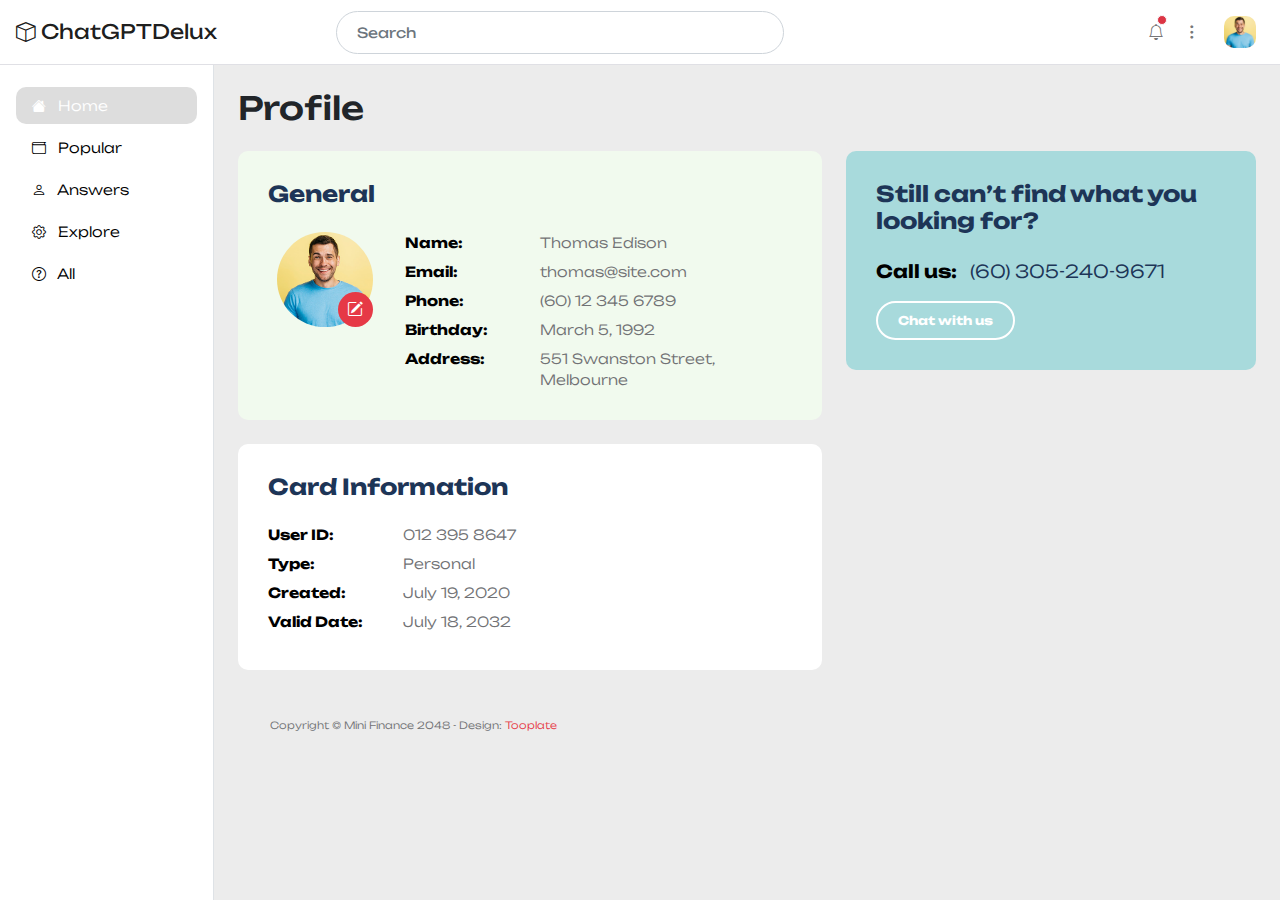
<file: profile.html>
<!doctype html>
<html lang="en">
    <head>
        <meta charset="utf-8">
        <meta name="viewport" content="width=device-width, initial-scale=1">

        <meta name="description" content="">
        <meta name="author" content="">

        <title>ChatGPTDelux - Profile Page</title>

        <!-- CSS FILES -->      
        <link rel="preconnect" href="https://fonts.googleapis.com">
        
        <link rel="preconnect" href="https://fonts.gstatic.com" crossorigin>

        <link href="https://fonts.googleapis.com/css2?family=Unbounded:wght@300;400;700&display=swap" rel="stylesheet">

        <link href="css/bootstrap.min.css" rel="stylesheet">

        <link href="css/bootstrap-icons.css" rel="stylesheet">

        <link href="css/tooplate-mini-finance.css" rel="stylesheet">
    
        <link href="css/custom.css" rel="stylesheet">
<!--

Tooplate 2135 Mini Finance

https://www.tooplate.com/view/2135-mini-finance

Bootstrap 5 Dashboard Admin Template

-->
    </head>
    
    <body>
        <header class="navbar sticky-top flex-md-nowrap">
            <div class="col-md-3 col-lg-3 me-0 px-3 fs-6">
                <a class="navbar-brand" href="index.html">
                    <i class="bi-box"></i>
                    ChatGPTDelux
                </a>
            </div>

            <button class="navbar-toggler position-absolute d-md-none collapsed" type="button" data-bs-toggle="collapse" data-bs-target="#sidebarMenu" aria-controls="sidebarMenu" aria-expanded="false" aria-label="Toggle navigation">
                <span class="navbar-toggler-icon"></span>
            </button>
            
            <form class="custom-form header-form ms-lg-3 ms-md-3 me-lg-auto me-md-auto order-2 order-lg-0 order-md-0" action="#" method="get" role="form">
                <input class="form-control" name="search" type="text" placeholder="Search" aria-label="Search">
            </form>

            <div class="navbar-nav me-lg-2">
                <div class="nav-item text-nowrap d-flex align-items-center">
                    <div class="dropdown ps-3">
                        <a class="nav-link dropdown-toggle text-center" href="#" role="button" data-bs-toggle="dropdown" aria-expanded="false">
                            <i class="bi-bell"></i>
                            <span class="position-absolute start-100 translate-middle p-1 bg-danger border border-light rounded-circle">
                                <span class="visually-hidden">New alerts</span>
                            </span>
                        </a>

                        <ul class="dropdown-menu notifications-block-wrap bg-white shadow">
                            <small>Notifications</small>

                            <li class="notifications-block border-bottom pb-2 mb-2">
                                <a class="dropdown-item d-flex align-items-center" href="#">
                                    <div class="notifications-icon-wrap bg-success">
                                        <i class="notifications-icon bi-check-circle-fill"></i>
                                    </div>

                                    <div>
                                        <span>Your account has been created successfuly.</span>

                                        <p>12 days ago</p>
                                    </div>
                                </a>
                            </li>

                            <li class="notifications-block border-bottom pb-2 mb-2">
                                <a class="dropdown-item d-flex align-items-center" href="#">
                                    <div class="notifications-icon-wrap bg-info">
                                        <i class="notifications-icon bi-folder"></i>
                                    </div>

                                    <div>
                                        <span>Please check. We have sent a Daily report.</span>

                                        <p>10 days ago</p>
                                    </div>
                                </a>
                            </li>

                            <li class="notifications-block">
                                <a class="dropdown-item d-flex align-items-center" href="#">
                                    <div class="notifications-icon-wrap bg-danger">
                                        <i class="notifications-icon bi-question-circle"></i>
                                    </div>

                                    <div>
                                        <span>Account verification failed.</span>

                                        <p>1 hour ago</p>
                                    </div>
                                </a>
                            </li>
                        </ul>
                    </div>

                    <div class="dropdown ps-1">
                        <a class="nav-link dropdown-toggle text-center" href="#" role="button" data-bs-toggle="dropdown" aria-expanded="false">
                            <i class="bi-three-dots-vertical"></i>
                        </a>

                        <div class="dropdown-menu dropdown-menu-social bg-white shadow">
                            <div class="container">
                                <div class="row">
                                    <div class="col-lg-4 col-md-4 col-4">
                                        <a class="dropdown-item text-center" href="#">
                                            <img src="images/social/search.png" class="profile-image img-fluid" alt="">
                                            <span class="d-block">Google</span>
                                        </a>
                                    </div>

                                    <div class="col-lg-4 col-md-4 col-4">
                                        <a class="dropdown-item text-center" href="#">
                                            <img src="images/social/spotify.png" class="profile-image img-fluid" alt="">
                                            <span class="d-block">Spotify</span>
                                        </a>
                                    </div>

                                    <div class="col-lg-4 col-md-4 col-4">
                                        <a class="dropdown-item text-center" href="#">
                                            <img src="images/social/telegram.png" class="profile-image img-fluid" alt="">
                                            <span class="d-block">Telegram</span>
                                        </a>
                                    </div>

                                    <div class="col-lg-4 col-md-4 col-4">
                                        <a class="dropdown-item text-center" href="#">
                                            <img src="images/social/snapchat.png" class="profile-image img-fluid" alt="">
                                            <span class="d-block">Snapchat</span>
                                        </a>
                                    </div>

                                    <div class="col-lg-4 col-md-4 col-4">
                                        <a class="dropdown-item text-center" href="#">
                                            <img src="images/social/tiktok.png" class="profile-image img-fluid" alt="">
                                            <span class="d-block">Tiktok</span>
                                        </a>
                                    </div>

                                    <div class="col-lg-4 col-md-4 col-4">
                                        <a class="dropdown-item text-center" href="#">
                                            <img src="images/social/youtube.png" class="profile-image img-fluid" alt="">
                                            <span class="d-block">Youtube</span>
                                        </a>
                                    </div>
                                </div>
                            </div>
                        </div>
                    </div>

                    <div class="dropdown px-3">
                        <a class="nav-link dropdown-toggle" href="#" role="button" data-bs-toggle="dropdown" aria-expanded="false">
                            <img src="images/medium-shot-happy-man-smiling.jpg" class="profile-image img-fluid" alt="">
                        </a>
                        <ul class="dropdown-menu bg-white shadow">
                            <li>
                                <div class="dropdown-menu-profile-thumb d-flex">
                                    <img src="images/medium-shot-happy-man-smiling.jpg" class="profile-image img-fluid me-3" alt="">

                                    <div class="d-flex flex-column">
                                        <small>Thomas</small>
                                        <a href="#">thomas@site.com</a>
                                    </div>
                                </div>
                            </li>

                            <li>
                                <a class="dropdown-item" href="profile.html">
                                    <i class="bi-person me-2"></i>
                                    Profile
                                </a>
                            </li>

                            <li>
                                <a class="dropdown-item" href="settings.html">
                                    <i class="bi-gear me-2"></i>
                                    Settings
                                </a>
                            </li>

                            <li>
                                <a class="dropdown-item" href="help-center.html">
                                    <i class="bi-question-circle me-2"></i>
                                    Help
                                </a>
                            </li>

                            <li class="border-top mt-3 pt-2 mx-4">
                                <a class="dropdown-item ms-0 me-0" href="login.html">
                                    <i class="bi-box-arrow-left me-2"></i>
                                    Logout
                                </a>
                            </li>
                        </ul>
                    </div>
                </div>
            </div>
        </header>

        <div class="container-fluid">
            <div class="row">
                <nav id="sidebarMenu" class="col-md-2 col-lg-2 d-md-block sidebar collapse">
                    <div class="position-sticky py-4 px-3 sidebar-sticky">
                        <ul class="nav flex-column h-100">
                            <li class="nav-item">
                                <a class="nav-link active" aria-current="page" href="index.html">
                                    <i class="bi-house-fill me-2"></i>
                                    Home
                                </a>
                            </li>

                            <li class="nav-item">
                                <a class="nav-link" href="index.html">
                                    <i class="bi-wallet me-2"></i>
                                    Popular
                                </a>
                            </li>

                            <li class="nav-item">
                                <a class="nav-link" href="index.html">
                                    <i class="bi-person me-2"></i>
                                    Answers
                                </a>
                            </li>

                            <li class="nav-item">
                                <a class="nav-link" href="index.html">
                                    <i class="bi-gear me-2"></i>
                                    Explore
                                </a>
                            </li>

                            <li class="nav-item">
                                <a class="nav-link" href="index.html">
                                    <i class="bi-question-circle me-2"></i>
                                    All
                                </a>
                            </li>

                        </ul>
                    </div>
                </nav>

                <main class="main-wrapper col-md-10 ms-sm-auto py-4 col-lg-10 px-md-4 border-start">
                    <div class="title-group mb-3">
                        <h1 class="h2 mb-0">Profile</h1>
                    </div>

                    <div class="row my-4">
                        <div class="col-lg-7 col-12">
                            <div class="custom-block custom-block-profile">
                                <div class="row">
                                    <div class="col-lg-12 col-12 mb-3">
                                        <h6>General</h6>
                                    </div>

                                    <div class="col-lg-3 col-12 mb-4 mb-lg-0">
                                        <div class="custom-block-profile-image-wrap">
                                            <img src="images/medium-shot-happy-man-smiling.jpg" class="custom-block-profile-image img-fluid" alt="">

                                            <a href="login.html" class="bi-pencil-square custom-block-edit-icon"></a>
                                        </div>
                                    </div>

                                    <div class="col-lg-9 col-12">
                                        <p class="d-flex flex-wrap mb-2">
                                            <strong>Name:</strong>

                                            <span>Thomas Edison</span>
                                        </p>

                                        <p class="d-flex flex-wrap mb-2">
                                            <strong>Email:</strong>
                                            
                                            <a href="#">
                                                thomas@site.com
                                            </a>
                                        </p>

                                        <p class="d-flex flex-wrap mb-2">
                                            <strong>Phone:</strong>

                                            <a href="#">
                                                (60) 12 345 6789
                                            </a>
                                        </p>

                                        <p class="d-flex flex-wrap mb-2">
                                            <strong>Birthday:</strong>

                                            <span>March 5, 1992</span>
                                        </p>

                                        <p class="d-flex flex-wrap">
                                            <strong>Address:</strong>

                                            <span>551 Swanston Street, Melbourne</span>
                                        </p>
                                    </div>
                                </div>
                            </div>

                            <div class="custom-block custom-block-profile bg-white">
                                <h6 class="mb-4">Card Information</h6>

                                <p class="d-flex flex-wrap mb-2">
                                    <strong>User ID:</strong>

                                    <span>012 395 8647</span>
                                </p>

                                <p class="d-flex flex-wrap mb-2">
                                    <strong>Type:</strong>

                                    <span>Personal</span>
                                </p>

                                <p class="d-flex flex-wrap mb-2">
                                    <strong>Created:</strong>

                                    <span>July 19, 2020</span>
                                </p>

                                <p class="d-flex flex-wrap mb-2">
                                    <strong>Valid Date:</strong>

                                    <span>July 18, 2032</span>
                                </p>
                            </div>
                        </div>

                        <div class="col-lg-5 col-12">
                            <div class="custom-block custom-block-contact">
                                <h6 class="mb-4">Still can’t find what you looking for?</h6>

                                <p>
                                    <strong>Call us:</strong>
                                    <a href="tel: 305-240-9671" class="ms-2">
                                        (60) 
                                        305-240-9671
                                    </a>
                                </p>

                                <a href="#" class="btn custom-btn custom-btn-bg-white mt-3">
                                    Chat with us
                                </a>
                            </div>
                        </div>
                    </div>

                    <footer class="site-footer">
                        <div class="container">
                            <div class="row">
                                
                                <div class="col-lg-12 col-12">
                                    <p class="copyright-text">Copyright © Mini Finance 2048 
                                    - Design: <a rel="sponsored" href="https://www.tooplate.com" target="_blank">Tooplate</a></p>
                                </div>

                            </div>
                        </div>
                    </footer>
                </main>

            </div>
        </div>

        <!-- JAVASCRIPT FILES -->
        <script src="js/jquery.min.js"></script>
        <script src="js/bootstrap.bundle.min.js"></script>
        <script src="js/custom.js"></script>

    </body>
</html>
</file>
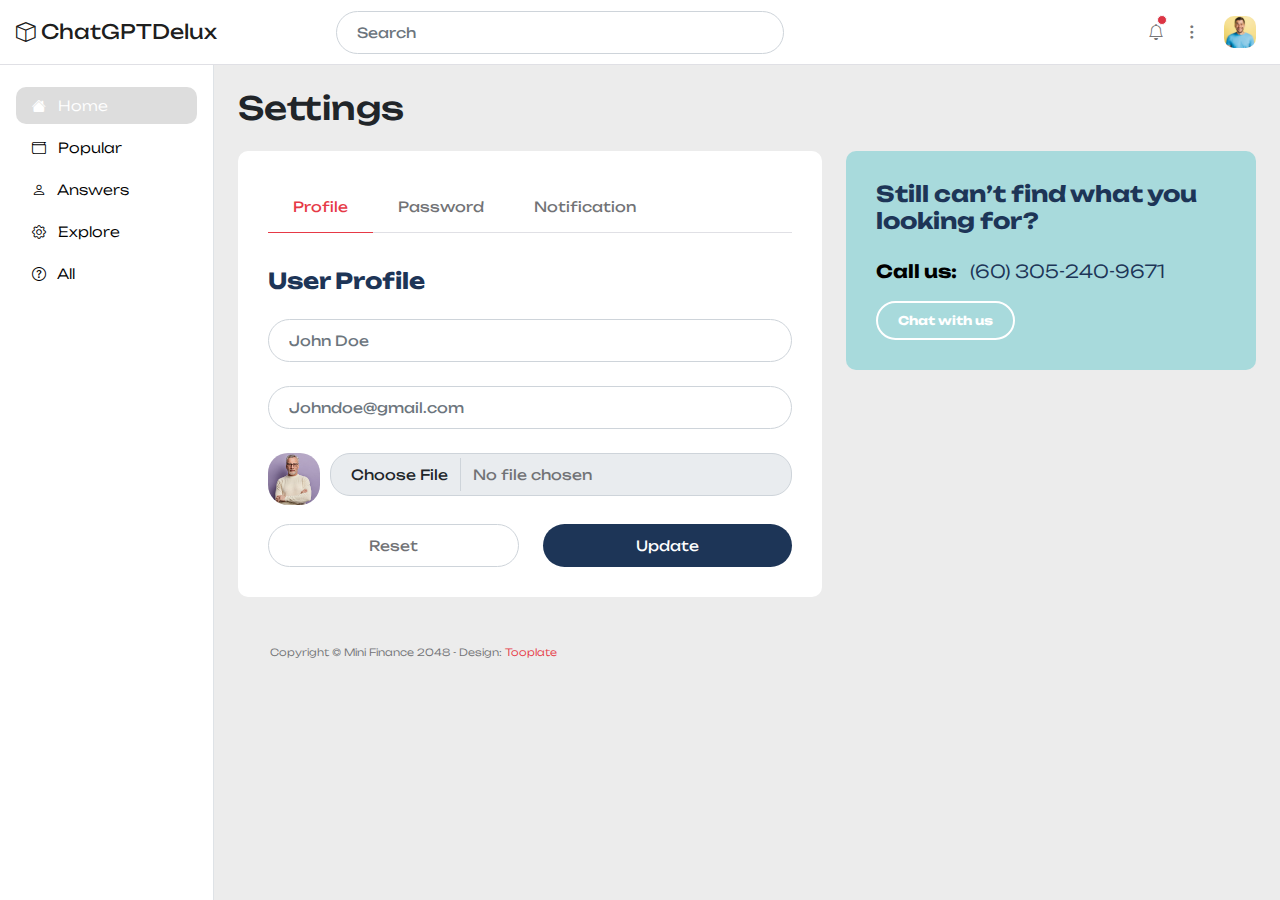
<file: settings.html>
<!doctype html>
<html lang="en">
    <head>
        <meta charset="utf-8">
        <meta name="viewport" content="width=device-width, initial-scale=1">

        <meta name="description" content="">
        <meta name="author" content="">

        <title>ChatGPTDelux - Settings</title>

        <!-- CSS FILES -->      
        <link rel="preconnect" href="https://fonts.googleapis.com">
        
        <link rel="preconnect" href="https://fonts.gstatic.com" crossorigin>

        <link href="https://fonts.googleapis.com/css2?family=Unbounded:wght@300;400;700&display=swap" rel="stylesheet">

        <link href="css/bootstrap.min.css" rel="stylesheet">

        <link href="css/bootstrap-icons.css" rel="stylesheet">

        <link href="css/tooplate-mini-finance.css" rel="stylesheet">
    
        <link href="css/custom.css" rel="stylesheet">
<!--

Tooplate 2135 Mini Finance

https://www.tooplate.com/view/2135-mini-finance

Bootstrap 5 Dashboard Admin Template

-->
    </head>
    
    <body>
        <header class="navbar sticky-top flex-md-nowrap">
            <div class="col-md-3 col-lg-3 me-0 px-3 fs-6">
                <a class="navbar-brand" href="index.html">
                    <i class="bi-box"></i>
                    ChatGPTDelux
                </a>
            </div>

            <button class="navbar-toggler position-absolute d-md-none collapsed" type="button" data-bs-toggle="collapse" data-bs-target="#sidebarMenu" aria-controls="sidebarMenu" aria-expanded="false" aria-label="Toggle navigation">
                <span class="navbar-toggler-icon"></span>
            </button>

            <form class="custom-form header-form ms-lg-3 ms-md-3 me-lg-auto me-md-auto order-2 order-lg-0 order-md-0" action="#" method="get" role="form">
                <input class="form-control" name="search" type="text" placeholder="Search" aria-label="Search">
            </form>

            <div class="navbar-nav me-lg-2">
                <div class="nav-item text-nowrap d-flex align-items-center">
                    <div class="dropdown ps-3">
                        <a class="nav-link dropdown-toggle text-center" href="#" role="button" data-bs-toggle="dropdown" aria-expanded="false">
                            <i class="bi-bell"></i>
                            <span class="position-absolute start-100 translate-middle p-1 bg-danger border border-light rounded-circle">
                                <span class="visually-hidden">New alerts</span>
                            </span>
                        </a>

                        <ul class="dropdown-menu notifications-block-wrap bg-white shadow">
                            <small>Notifications</small>

                            <li class="notifications-block border-bottom pb-2 mb-2">
                                <a class="dropdown-item d-flex align-items-center" href="#">
                                    <div class="notifications-icon-wrap bg-success">
                                        <i class="notifications-icon bi-check-circle-fill"></i>
                                    </div>

                                    <div>
                                        <span>Your account has been created successfuly.</span>

                                        <p>12 days ago</p>
                                    </div>
                                </a>
                            </li>

                            <li class="notifications-block border-bottom pb-2 mb-2">
                                <a class="dropdown-item d-flex align-items-center" href="#">
                                    <div class="notifications-icon-wrap bg-info">
                                        <i class="notifications-icon bi-folder"></i>
                                    </div>

                                    <div>
                                        <span>Please check. We have sent a Daily report.</span>

                                        <p>10 days ago</p>
                                    </div>
                                </a>
                            </li>

                            <li class="notifications-block">
                                <a class="dropdown-item d-flex align-items-center" href="#">
                                    <div class="notifications-icon-wrap bg-danger">
                                        <i class="notifications-icon bi-question-circle"></i>
                                    </div>

                                    <div>
                                        <span>Account verification failed.</span>

                                        <p>1 hour ago</p>
                                    </div>
                                </a>
                            </li>
                        </ul>
                    </div>

                    <div class="dropdown ps-1">
                        <a class="nav-link dropdown-toggle text-center" href="#" role="button" data-bs-toggle="dropdown" aria-expanded="false">
                            <i class="bi-three-dots-vertical"></i>
                        </a>

                        <div class="dropdown-menu dropdown-menu-social bg-white shadow">
                            <div class="container">
                                <div class="row">
                                    <div class="col-lg-4 col-md-4 col-4">
                                        <a class="dropdown-item text-center" href="#">
                                            <img src="images/social/search.png" class="profile-image img-fluid" alt="">
                                            <span class="d-block">Google</span>
                                        </a>
                                    </div>

                                    <div class="col-lg-4 col-md-4 col-4">
                                        <a class="dropdown-item text-center" href="#">
                                            <img src="images/social/spotify.png" class="profile-image img-fluid" alt="">
                                            <span class="d-block">Spotify</span>
                                        </a>
                                    </div>

                                    <div class="col-lg-4 col-md-4 col-4">
                                        <a class="dropdown-item text-center" href="#">
                                            <img src="images/social/telegram.png" class="profile-image img-fluid" alt="">
                                            <span class="d-block">Telegram</span>
                                        </a>
                                    </div>

                                    <div class="col-lg-4 col-md-4 col-4">
                                        <a class="dropdown-item text-center" href="#">
                                            <img src="images/social/snapchat.png" class="profile-image img-fluid" alt="">
                                            <span class="d-block">Snapchat</span>
                                        </a>
                                    </div>

                                    <div class="col-lg-4 col-md-4 col-4">
                                        <a class="dropdown-item text-center" href="#">
                                            <img src="images/social/tiktok.png" class="profile-image img-fluid" alt="">
                                            <span class="d-block">Tiktok</span>
                                        </a>
                                    </div>

                                    <div class="col-lg-4 col-md-4 col-4">
                                        <a class="dropdown-item text-center" href="#">
                                            <img src="images/social/youtube.png" class="profile-image img-fluid" alt="">
                                            <span class="d-block">Youtube</span>
                                        </a>
                                    </div>
                                </div>
                            </div>
                        </div>
                    </div>

                    <div class="dropdown px-3">
                        <a class="nav-link dropdown-toggle" href="#" role="button" data-bs-toggle="dropdown" aria-expanded="false">
                            <img src="images/medium-shot-happy-man-smiling.jpg" class="profile-image img-fluid" alt="">
                        </a>
                        <ul class="dropdown-menu bg-white shadow">
                            <li>
                                <div class="dropdown-menu-profile-thumb d-flex">
                                    <img src="images/medium-shot-happy-man-smiling.jpg" class="profile-image img-fluid me-3" alt="">

                                    <div class="d-flex flex-column">
                                        <small>Thomas</small>
                                        <a href="#">thomas@site.com</a>
                                    </div>
                                </div>
                            </li>

                            <li>
                                <a class="dropdown-item" href="profile.html">
                                    <i class="bi-person me-2"></i>
                                    Profile
                                </a>
                            </li>

                            <li>
                                <a class="dropdown-item" href="#">
                                    <i class="bi-gear me-2"></i>
                                    Settings
                                </a>
                            </li>

                            <li>
                                <a class="dropdown-item" href="help-center.html">
                                    <i class="bi-question-circle me-2"></i>
                                    Help
                                </a>
                            </li>

                            <li class="border-top mt-3 pt-2 mx-4">
                                <a class="dropdown-item ms-0 me-0" href="login.html">
                                    <i class="bi-box-arrow-left me-2"></i>
                                    Logout
                                </a>
                            </li>
                        </ul>
                    </div>
                </div>
            </div>
        </header>

        <div class="container-fluid">
            <div class="row">
                <nav id="sidebarMenu" class="col-md-2 col-lg-2 d-md-block sidebar collapse">
                    <div class="position-sticky py-4 px-3 sidebar-sticky">
                        <ul class="nav flex-column h-100">
                            <li class="nav-item">
                                <a class="nav-link active" aria-current="page" href="index.html">
                                    <i class="bi-house-fill me-2"></i>
                                    Home
                                </a>
                            </li>

                            <li class="nav-item">
                                <a class="nav-link" href="index.html">
                                    <i class="bi-wallet me-2"></i>
                                    Popular
                                </a>
                            </li>

                            <li class="nav-item">
                                <a class="nav-link" href="index.html">
                                    <i class="bi-person me-2"></i>
                                    Answers
                                </a>
                            </li>

                            <li class="nav-item">
                                <a class="nav-link" href="index.html">
                                    <i class="bi-gear me-2"></i>
                                    Explore
                                </a>
                            </li>

                            <li class="nav-item">
                                <a class="nav-link" href="index.html">
                                    <i class="bi-question-circle me-2"></i>
                                    All
                                </a>
                            </li>

                        </ul>
                    </div>
                </nav>

                <main class="main-wrapper col-md-10 ms-sm-auto py-4 col-lg-10 px-md-4 border-start">
                    <div class="title-group mb-3">
                        <h1 class="h2 mb-0">Settings</h1>
                    </div>

                    <div class="row my-4">
                        <div class="col-lg-7 col-12">
                            <div class="custom-block bg-white">
                                <ul class="nav nav-tabs" id="myTab" role="tablist">
                                    <li class="nav-item" role="presentation">
                                        <button class="nav-link active" id="profile-tab" data-bs-toggle="tab" data-bs-target="#profile-tab-pane" type="button" role="tab" aria-controls="profile-tab-pane" aria-selected="true">Profile</button>
                                    </li>

                                    <li class="nav-item" role="presentation">
                                        <button class="nav-link" id="password-tab" data-bs-toggle="tab" data-bs-target="#password-tab-pane" type="button" role="tab" aria-controls="password-tab-pane" aria-selected="false">Password</button>
                                    </li>

                                    <li class="nav-item" role="presentation">
                                        <button class="nav-link" id="notification-tab" data-bs-toggle="tab" data-bs-target="#notification-tab-pane" type="button" role="tab" aria-controls="notification-tab-pane" aria-selected="false">Notification</button>
                                    </li>
                                </ul>

                                <div class="tab-content" id="myTabContent">
                                    <div class="tab-pane fade show active" id="profile-tab-pane" role="tabpanel" aria-labelledby="profile-tab" tabindex="0">
                                        <h6 class="mb-4">User Profile</h6>

                                        <form class="custom-form profile-form" action="#" method="post" role="form">
                                            <input class="form-control" type="text" name="profile-name" id="profile-name" placeholder="John Doe">

                                            <input class="form-control" type="email" name="profile-email" id="profile-email" placeholder="Johndoe@gmail.com">

                                            <div class="input-group mb-1">
                                                <img src="images/profile/senior-man-white-sweater-eyeglasses.jpg" class="profile-image img-fluid" alt="">

                                                <input type="file" class="form-control" id="inputGroupFile02">
                                            </div>

                                            <div class="d-flex">
                                                <button type="button" class="form-control me-3">
                                                    Reset
                                                </button>

                                                <button type="submit" class="form-control ms-2">
                                                    Update
                                                </button>
                                            </div>
                                        </form>
                                    </div>

                                    <div class="tab-pane fade" id="password-tab-pane" role="tabpanel" aria-labelledby="password-tab" tabindex="0">
                                        <h6 class="mb-4">Password</h6>

                                        <form class="custom-form password-form" action="#" method="post" role="form">
                                            <input type="password" name="password" id="password" pattern="[0-9a-zA-Z]{4,10}" class="form-control" placeholder="Current Password" required="">

                                            <input type="password" name="confirm_password" id="confirm_password" pattern="[0-9a-zA-Z]{4,10}" class="form-control" placeholder="New Password" required="">

                                            <input type="password" name="confirm_password" id="confirm_password" pattern="[0-9a-zA-Z]{4,10}" class="form-control" placeholder="Confirm Password" required="">

                                            <div class="d-flex">
                                                <button type="button" class="form-control me-3">
                                                    Reset
                                                </button>

                                                <button type="submit" class="form-control ms-2">
                                                    Update Password
                                                </button>
                                            </div>
                                        </form>
                                    </div>

                                    <div class="tab-pane fade" id="notification-tab-pane" role="tabpanel" aria-labelledby="notification-tab" tabindex="0">
                                        <h6 class="mb-4">Notification</h6>

                                        <form class="custom-form notification-form" action="#" method="post" role="form">

                                            <div class="form-check form-switch d-flex mb-3 ps-0">
                                                <label class="form-check-label" for="flexSwitchCheckCheckedOne">Account activity</label>

                                                <input class="form-check-input ms-auto" type="checkbox" name="form-check-input" role="switch" id="flexSwitchCheckCheckedOne" checked>
                                            </div>

                                            <div class="form-check form-switch d-flex mb-3 ps-0">
                                                <label class="form-check-label" for="flexSwitchCheckCheckedTwo">Payment updated</label>

                                                <input class="form-check-input ms-auto" type="checkbox" name="form-check-input" role="switch" id="flexSwitchCheckCheckedTwo" checked>
                                            </div>

                                            <div class="d-flex mt-4">
                                                <button type="button" class="form-control me-3">
                                                    Reset
                                                </button>

                                                <button type="submit" class="form-control ms-2">
                                                    Update Password
                                                </button>
                                            </div>
                                        </form>
                                    </div>
                                </div>
                            </div>
                        </div>

                        <div class="col-lg-5 col-12">
                            <div class="custom-block custom-block-contact">
                                <h6 class="mb-4">Still can’t find what you looking for?</h6>

                                <p>
                                    <strong>Call us:</strong>
                                    <a href="tel: 305-240-9671" class="ms-2">
                                        (60) 
                                        305-240-9671
                                    </a>
                                </p>

                                <a href="#" class="btn custom-btn custom-btn-bg-white mt-3">
                                    Chat with us
                                </a>
                            </div>
                        </div>
                    </div>

                    <footer class="site-footer">
                        <div class="container">
                            <div class="row">
                                
                                <div class="col-lg-12 col-12">
                                    <p class="copyright-text">Copyright © Mini Finance 2048 
                                    - Design: <a rel="sponsored" href="https://www.tooplate.com" target="_blank">Tooplate</a></p>
                                </div>

                            </div>
                        </div>
                    </footer>
                </main>

            </div>
        </div>

        <!-- JAVASCRIPT FILES -->
        <script src="js/jquery.min.js"></script>
        <script src="js/bootstrap.bundle.min.js"></script>
        <script src="js/custom.js"></script>

    </body>
</html>
</file>
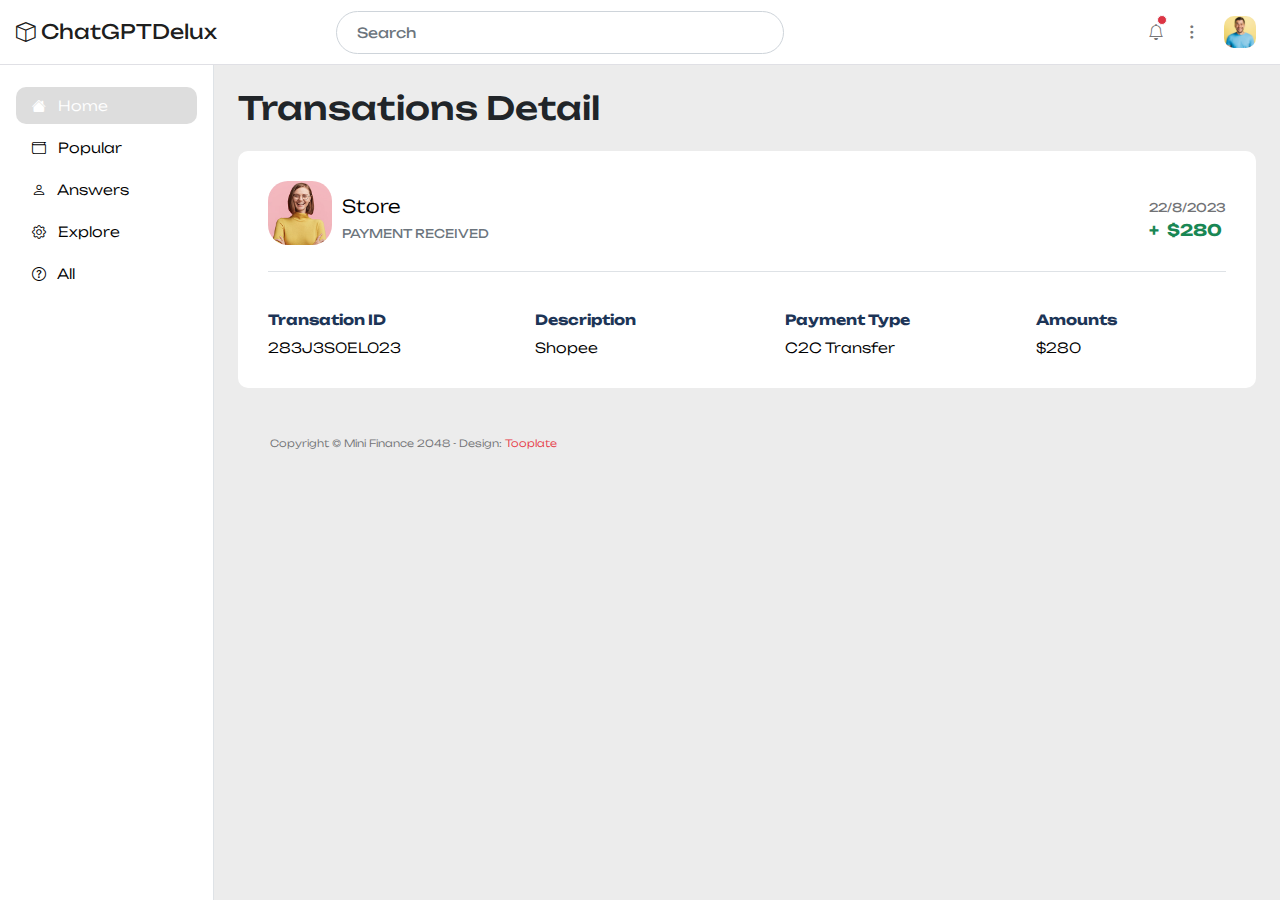
<file: transation-detail.html>
<!doctype html>
<html lang="en">
    <head>
        <meta charset="utf-8">
        <meta name="viewport" content="width=device-width, initial-scale=1">

        <meta name="description" content="">
        <meta name="author" content="">

        <title>ChatGPTDelux - Transaction Detail</title>

        <!-- CSS FILES -->      
        <link rel="preconnect" href="https://fonts.googleapis.com">
        
        <link rel="preconnect" href="https://fonts.gstatic.com" crossorigin>

        <link href="https://fonts.googleapis.com/css2?family=Unbounded:wght@300;400;700&display=swap" rel="stylesheet">

        <link href="css/bootstrap.min.css" rel="stylesheet">

        <link href="css/bootstrap-icons.css" rel="stylesheet">

        <link href="css/apexcharts.css" rel="stylesheet">

        <link href="css/tooplate-mini-finance.css" rel="stylesheet">
    
        <link href="css/custom.css" rel="stylesheet">
<!--

Tooplate 2135 Mini Finance

https://www.tooplate.com/view/2135-mini-finance

Bootstrap 5 Dashboard Admin Template

-->
    </head>
    
    <body>
        <header class="navbar sticky-top flex-md-nowrap">
            <div class="col-md-3 col-lg-3 me-0 px-3 fs-6">
                <a class="navbar-brand" href="index.html">
                    <i class="bi-box"></i>
                    ChatGPTDelux
                </a>
            </div>

            <button class="navbar-toggler position-absolute d-md-none collapsed" type="button" data-bs-toggle="collapse" data-bs-target="#sidebarMenu" aria-controls="sidebarMenu" aria-expanded="false" aria-label="Toggle navigation">
                <span class="navbar-toggler-icon"></span>
            </button>

            <form class="custom-form header-form ms-lg-3 ms-md-3 me-lg-auto me-md-auto order-2 order-lg-0 order-md-0" action="#" method="get" role="form">
                <input class="form-control" name="search" type="text" placeholder="Search" aria-label="Search">
            </form>

            <div class="navbar-nav me-lg-2">
                <div class="nav-item text-nowrap d-flex align-items-center">
                    <div class="dropdown ps-3">
                        <a class="nav-link dropdown-toggle text-center" href="#" role="button" data-bs-toggle="dropdown" aria-expanded="false">
                            <i class="bi-bell"></i>
                            <span class="position-absolute start-100 translate-middle p-1 bg-danger border border-light rounded-circle">
                                <span class="visually-hidden">New alerts</span>
                            </span>
                        </a>

                        <ul class="dropdown-menu notifications-block-wrap bg-white shadow">
                            <small>Notifications</small>

                            <li class="notifications-block border-bottom pb-2 mb-2">
                                <a class="dropdown-item d-flex align-items-center" href="#">
                                    <div class="notifications-icon-wrap bg-success">
                                        <i class="notifications-icon bi-check-circle-fill"></i>
                                    </div>

                                    <div>
                                        <span>Your account has been created successfuly.</span>

                                        <p>2 days ago</p>
                                    </div>
                                </a>
                            </li>

                            <li class="notifications-block border-bottom pb-2 mb-2">
                                <a class="dropdown-item d-flex align-items-center" href="#">
                                    <div class="notifications-icon-wrap bg-info">
                                        <i class="notifications-icon bi-folder"></i>
                                    </div>

                                    <div>
                                        <span>Please check. We have sent Daily report.</span>

                                        <p>10 days ago</p>
                                    </div>
                                </a>
                            </li>

                            <li class="notifications-block">
                                <a class="dropdown-item d-flex align-items-center" href="#">
                                    <div class="notifications-icon-wrap bg-danger">
                                        <i class="notifications-icon bi-question-circle"></i>
                                    </div>

                                    <div>
                                        <span>Account verification failed.</span>

                                        <p>1 hour ago</p>
                                    </div>
                                </a>
                            </li>
                        </ul>
                    </div>

                    <div class="dropdown ps-1">
                        <a class="nav-link dropdown-toggle text-center" href="#" role="button" data-bs-toggle="dropdown" aria-expanded="false">
                            <i class="bi-three-dots-vertical"></i>
                        </a>

                        <div class="dropdown-menu dropdown-menu-social bg-white shadow">
                            <div class="container">
                                <div class="row">
                                    <div class="col-lg-4 col-md-4 col-4">
                                        <a class="dropdown-item text-center" href="#">
                                            <img src="images/social/search.png" class="profile-image img-fluid" alt="">
                                            <span class="d-block">Google</span>
                                        </a>
                                    </div>

                                    <div class="col-lg-4 col-md-4 col-4">
                                        <a class="dropdown-item text-center" href="#">
                                            <img src="images/social/spotify.png" class="profile-image img-fluid" alt="">
                                            <span class="d-block">Spotify</span>
                                        </a>
                                    </div>

                                    <div class="col-lg-4 col-md-4 col-4">
                                        <a class="dropdown-item text-center" href="#">
                                            <img src="images/social/telegram.png" class="profile-image img-fluid" alt="">
                                            <span class="d-block">Telegram</span>
                                        </a>
                                    </div>

                                    <div class="col-lg-4 col-md-4 col-4">
                                        <a class="dropdown-item text-center" href="#">
                                            <img src="images/social/snapchat.png" class="profile-image img-fluid" alt="">
                                            <span class="d-block">Snapchat</span>
                                        </a>
                                    </div>

                                    <div class="col-lg-4 col-md-4 col-4">
                                        <a class="dropdown-item text-center" href="#">
                                            <img src="images/social/tiktok.png" class="profile-image img-fluid" alt="">
                                            <span class="d-block">Tiktok</span>
                                        </a>
                                    </div>

                                    <div class="col-lg-4 col-md-4 col-4">
                                        <a class="dropdown-item text-center" href="#">
                                            <img src="images/social/youtube.png" class="profile-image img-fluid" alt="">
                                            <span class="d-block">Youtube</span>
                                        </a>
                                    </div>
                                </div>
                            </div>
                        </div>
                    </div>

                    <div class="dropdown px-3">
                        <a class="nav-link dropdown-toggle" href="#" role="button" data-bs-toggle="dropdown" aria-expanded="false">
                            <img src="images/medium-shot-happy-man-smiling.jpg" class="profile-image img-fluid" alt="">
                        </a>
                        <ul class="dropdown-menu bg-white shadow">
                            <li>
                                <div class="dropdown-menu-profile-thumb d-flex">
                                    <img src="images/medium-shot-happy-man-smiling.jpg" class="profile-image img-fluid me-3" alt="">

                                    <div class="d-flex flex-column">
                                        <small>Thomas</small>
                                        <a href="#">thomas@site.com</a>
                                    </div>
                                </div>
                            </li>

                            <li>
                                <a class="dropdown-item" href="profile.html">
                                    <i class="bi-person me-2"></i>
                                    Profile
                                </a>
                            </li>

                            <li>
                                <a class="dropdown-item" href="settings.html">
                                    <i class="bi-gear me-2"></i>
                                    Settings
                                </a>
                            </li>

                            <li>
                                <a class="dropdown-item" href="help-center.html">
                                    <i class="bi-question-circle me-2"></i>
                                    Help
                                </a>
                            </li>

                            <li class="border-top mt-3 pt-2 mx-4">
                                <a class="dropdown-item ms-0 me-0" href="login.html">
                                    <i class="bi-box-arrow-left me-2"></i>
                                    Logout
                                </a>
                            </li>
                        </ul>
                    </div>
                </div>
            </div>
        </header>

        <div class="container-fluid">
            <div class="row">
                <nav id="sidebarMenu" class="col-md-2 col-lg-2 d-md-block sidebar collapse">
                    <div class="position-sticky py-4 px-3 sidebar-sticky">
                        <ul class="nav flex-column h-100">
                            <li class="nav-item">
                                <a class="nav-link active" aria-current="page" href="index.html">
                                    <i class="bi-house-fill me-2"></i>
                                    Home
                                </a>
                            </li>

                            <li class="nav-item">
                                <a class="nav-link" href="index.html">
                                    <i class="bi-wallet me-2"></i>
                                    Popular
                                </a>
                            </li>

                            <li class="nav-item">
                                <a class="nav-link" href="index.html">
                                    <i class="bi-person me-2"></i>
                                    Answers
                                </a>
                            </li>

                            <li class="nav-item">
                                <a class="nav-link" href="index.html">
                                    <i class="bi-gear me-2"></i>
                                    Explore
                                </a>
                            </li>

                            <li class="nav-item">
                                <a class="nav-link" href="index.html">
                                    <i class="bi-question-circle me-2"></i>
                                    All
                                </a>
                            </li>

                        </ul>
                    </div>
                </nav>

                <main class="main-wrapper col-md-10 ms-sm-auto py-4 col-lg-10 px-md-4 border-start">
                    <div class="title-group mb-3">
                        <h1 class="h2 mb-0">Transations Detail</h1>
                    </div>

                    <div class="row my-4">
                        <div class="col-lg-12 col-12">
                            <div class="custom-block custom-block-transation-detail bg-white">
                                <div class="d-flex flex-wrap align-items-center border-bottom pb-3 mb-3">
                                    <div class="d-flex align-items-center">
                                        <img src="images/profile/young-woman-with-round-glasses-yellow-sweater.jpg" class="profile-image img-fluid" alt="">

                                        <div>
                                            <p>Store</p>

                                            <small class="text-muted">Payment Received</small>
                                        </div>
                                    </div>

                                    <div class="ms-auto">
                                        <small>22/8/2023</small>
                                        <strong class="d-block text-success"><span class="me-1">+</span> $280</strong>
                                    </div>
                                </div>

                                <div class="d-flex flex-wrap align-items-center">
                                    <div class="custom-block-transation-detail-item mt-4">
                                        <h6>Transation ID</h6>

                                        <p>283J3S0EL023</p>
                                    </div>

                                    <div class="custom-block-transation-detail-item mt-4 mx-auto px-4">
                                        <h6>Description</h6>

                                        <p>Shopee</p>
                                    </div>

                                    <div class="custom-block-transation-detail-item mt-4 ms-lg-auto px-lg-3 px-md-3">
                                        <h6>Payment Type</h6>

                                        <p>C2C Transfer</p>
                                    </div>

                                    <div class="custom-block-transation-detail-item mt-4 ms-auto me-auto">
                                        <h6>Amounts</h6>

                                        <p>$280</p>
                                    </div>
                                </div>
                                
                            </div>
                        </div>
                    </div>

                    <footer class="site-footer">
                        <div class="container">
                            <div class="row">
                                
                                <div class="col-lg-12 col-12">
                                    <p class="copyright-text">Copyright © Mini Finance 2048 
                                    - Design: <a rel="sponsored" href="https://www.tooplate.com" target="_blank">Tooplate</a></p>
                                </div>

                            </div>
                        </div>
                    </footer>
                </main>

            </div>
        </div>

        <!-- JAVASCRIPT FILES -->
        <script src="js/jquery.min.js"></script>
        <script src="js/bootstrap.bundle.min.js"></script>
        <script src="js/apexcharts.min.js"></script>
        <script src="js/custom.js"></script>

    </body>
</html>
</file>
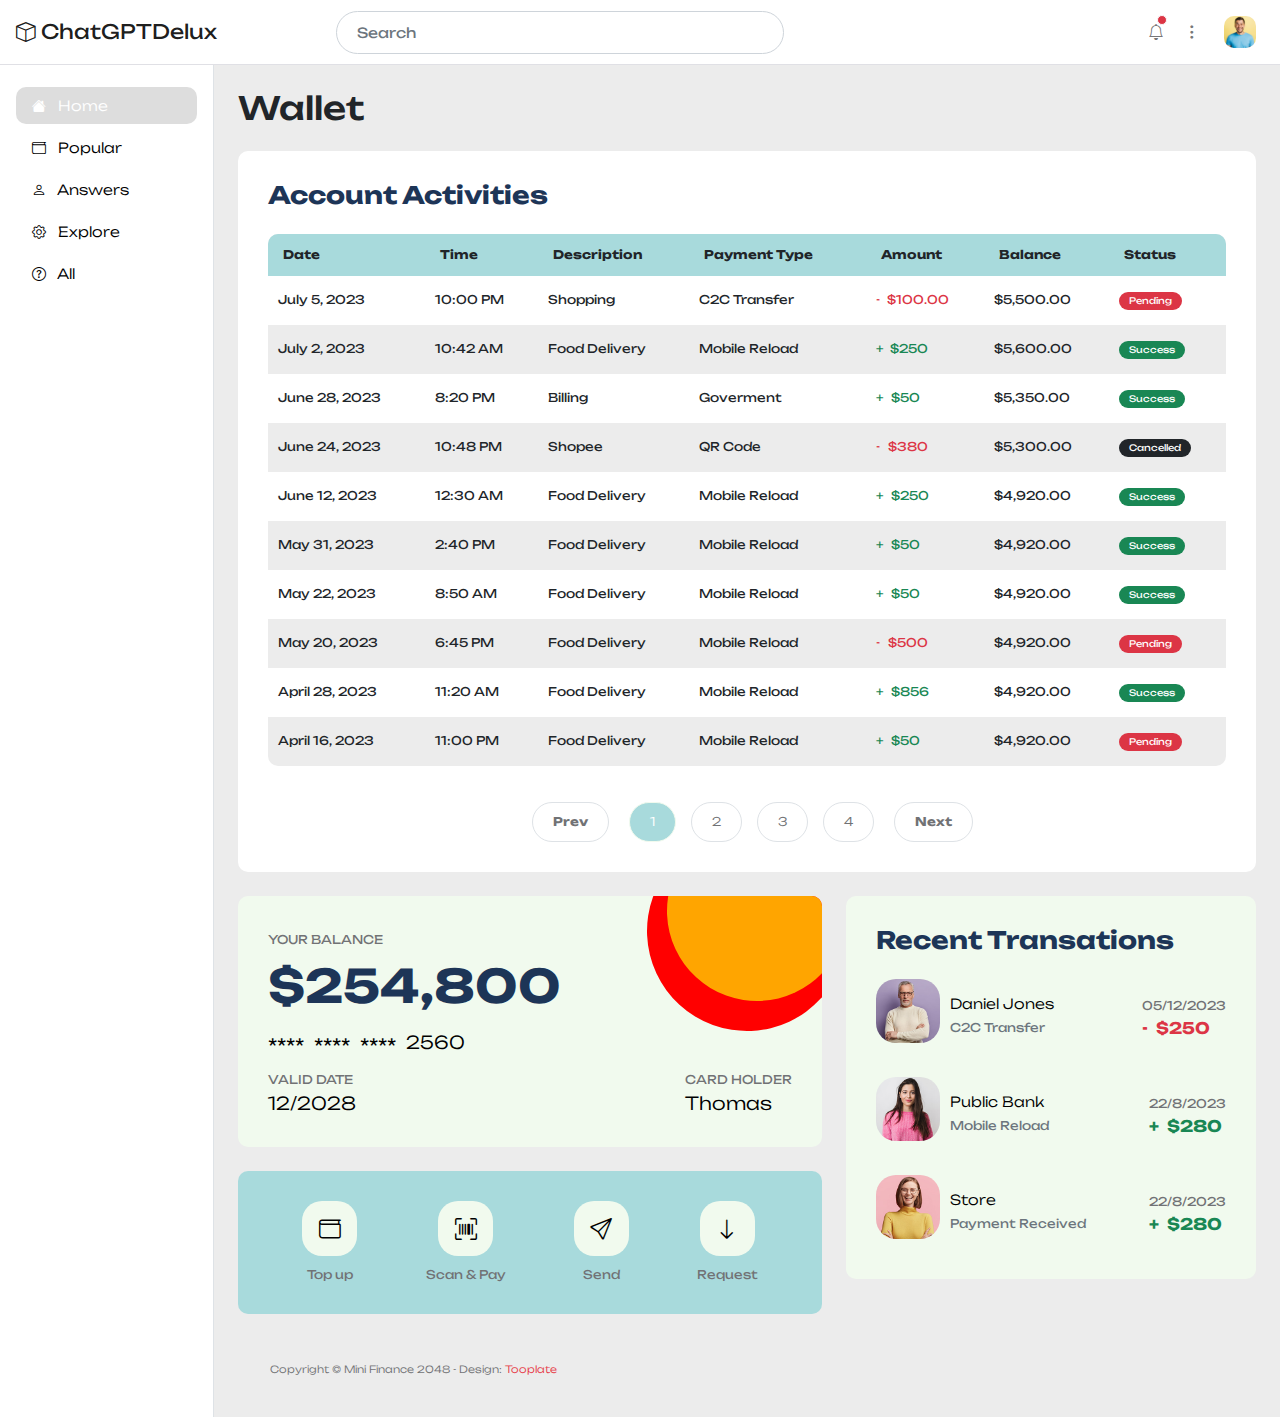
<file: wallet.html>
<!doctype html>
<html lang="en">
    <head>
        <meta charset="utf-8">
        <meta name="viewport" content="width=device-width, initial-scale=1">

        <meta name="description" content="">
        <meta name="author" content="">

        <title>ChatGPTDelux - Wallet Page</title>

        <!-- CSS FILES -->      
        <link rel="preconnect" href="https://fonts.googleapis.com">
        
        <link rel="preconnect" href="https://fonts.gstatic.com" crossorigin>

        <link href="https://fonts.googleapis.com/css2?family=Unbounded:wght@300;400;700&display=swap" rel="stylesheet">

        <link href="css/bootstrap.min.css" rel="stylesheet">

        <link href="css/bootstrap-icons.css" rel="stylesheet">

        <link href="css/apexcharts.css" rel="stylesheet">

        <link href="css/tooplate-mini-finance.css" rel="stylesheet">

        <link href="css/custom.css" rel="stylesheet">
        <!--

Tooplate 2135 Mini Finance

https://www.tooplate.com/view/2135-mini-finance

Bootstrap 5 Dashboard Admin Template

-->
    </head>
    
    <body>
        <header class="navbar sticky-top flex-md-nowrap">
            <div class="col-md-3 col-lg-3 me-0 px-3 fs-6">
                <a class="navbar-brand" href="index.html">
                    <i class="bi-box"></i>
                    ChatGPTDelux
                </a>
            </div>

            <button class="navbar-toggler position-absolute d-md-none collapsed" type="button" data-bs-toggle="collapse" data-bs-target="#sidebarMenu" aria-controls="sidebarMenu" aria-expanded="false" aria-label="Toggle navigation">
                <span class="navbar-toggler-icon"></span>
            </button>

            <form class="custom-form header-form ms-lg-3 ms-md-3 me-lg-auto me-md-auto order-2 order-lg-0 order-md-0" action="#" method="get" role="form">
                <input class="form-control" name="search" type="text" placeholder="Search" aria-label="Search">
            </form>

            <div class="navbar-nav me-lg-2">
                <div class="nav-item text-nowrap d-flex align-items-center">
                    <div class="dropdown ps-3">
                        <a class="nav-link dropdown-toggle text-center" href="#" role="button" data-bs-toggle="dropdown" aria-expanded="false">
                            <i class="bi-bell"></i>
                            <span class="position-absolute start-100 translate-middle p-1 bg-danger border border-light rounded-circle">
                                <span class="visually-hidden">New alerts</span>
                            </span>
                        </a>

                        <ul class="dropdown-menu notifications-block-wrap bg-white shadow">
                            <small>Notifications</small>

                            <li class="notifications-block border-bottom pb-2 mb-2">
                                <a class="dropdown-item d-flex align-items-center" href="#">
                                    <div class="notifications-icon-wrap bg-success">
                                        <i class="notifications-icon bi-check-circle-fill"></i>
                                    </div>

                                    <div>
                                        <span>Your account has been created successfuly.</span>

                                        <p>12 days ago</p>
                                    </div>
                                </a>
                            </li>

                            <li class="notifications-block border-bottom pb-2 mb-2">
                                <a class="dropdown-item d-flex align-items-center" href="#">
                                    <div class="notifications-icon-wrap bg-info">
                                        <i class="notifications-icon bi-folder"></i>
                                    </div>

                                    <div>
                                        <span>Please check. We have sent a Daily report.</span>

                                        <p>10 days ago</p>
                                    </div>
                                </a>
                            </li>

                            <li class="notifications-block">
                                <a class="dropdown-item d-flex align-items-center" href="#">
                                    <div class="notifications-icon-wrap bg-danger">
                                        <i class="notifications-icon bi-question-circle"></i>
                                    </div>

                                    <div>
                                        <span>Account verification failed.</span>

                                        <p>1 hour ago</p>
                                    </div>
                                </a>
                            </li>
                        </ul>
                    </div>

                    <div class="dropdown ps-1">
                        <a class="nav-link dropdown-toggle text-center" href="#" role="button" data-bs-toggle="dropdown" aria-expanded="false">
                            <i class="bi-three-dots-vertical"></i>
                        </a>

                        <div class="dropdown-menu dropdown-menu-social bg-white shadow">
                            <div class="container">
                                <div class="row">
                                    <div class="col-lg-4 col-md-4 col-4">
                                        <a class="dropdown-item text-center" href="#">
                                            <img src="images/social/search.png" class="profile-image img-fluid" alt="">
                                            <span class="d-block">Google</span>
                                        </a>
                                    </div>

                                    <div class="col-lg-4 col-md-4 col-4">
                                        <a class="dropdown-item text-center" href="#">
                                            <img src="images/social/spotify.png" class="profile-image img-fluid" alt="">
                                            <span class="d-block">Spotify</span>
                                        </a>
                                    </div>

                                    <div class="col-lg-4 col-md-4 col-4">
                                        <a class="dropdown-item text-center" href="#">
                                            <img src="images/social/telegram.png" class="profile-image img-fluid" alt="">
                                            <span class="d-block">Telegram</span>
                                        </a>
                                    </div>

                                    <div class="col-lg-4 col-md-4 col-4">
                                        <a class="dropdown-item text-center" href="#">
                                            <img src="images/social/snapchat.png" class="profile-image img-fluid" alt="">
                                            <span class="d-block">Snapchat</span>
                                        </a>
                                    </div>

                                    <div class="col-lg-4 col-md-4 col-4">
                                        <a class="dropdown-item text-center" href="#">
                                            <img src="images/social/tiktok.png" class="profile-image img-fluid" alt="">
                                            <span class="d-block">Tiktok</span>
                                        </a>
                                    </div>

                                    <div class="col-lg-4 col-md-4 col-4">
                                        <a class="dropdown-item text-center" href="#">
                                            <img src="images/social/youtube.png" class="profile-image img-fluid" alt="">
                                            <span class="d-block">Youtube</span>
                                        </a>
                                    </div>
                                </div>
                            </div>
                        </div>
                    </div>

                    <div class="dropdown px-3">
                        <a class="nav-link dropdown-toggle" href="#" role="button" data-bs-toggle="dropdown" aria-expanded="false">
                            <img src="images/medium-shot-happy-man-smiling.jpg" class="profile-image img-fluid" alt="">
                        </a>
                        <ul class="dropdown-menu bg-white shadow">
                            <li>
                                <div class="dropdown-menu-profile-thumb d-flex">
                                    <img src="images/medium-shot-happy-man-smiling.jpg" class="profile-image img-fluid me-3" alt="">

                                    <div class="d-flex flex-column">
                                        <small>Thomas</small>
                                        <a href="#">thomas@site.com</a>
                                    </div>
                                </div>
                            </li>

                            <li>
                                <a class="dropdown-item" href="profile.html">
                                    <i class="bi-person me-2"></i>
                                    Profile
                                </a>
                            </li>

                            <li>
                                <a class="dropdown-item" href="settings.html">
                                    <i class="bi-gear me-2"></i>
                                    Settings
                                </a>
                            </li>

                            <li>
                                <a class="dropdown-item" href="help-center.html">
                                    <i class="bi-question-circle me-2"></i>
                                    Help
                                </a>
                            </li>

                            <li class="border-top mt-3 pt-2 mx-4">
                                <a class="dropdown-item ms-0 me-0" href="login.html">
                                    <i class="bi-box-arrow-left me-2"></i>
                                    Logout
                                </a>
                            </li>
                        </ul>
                    </div>
                </div>
            </div>
        </header>

        <div class="container-fluid">
            <div class="row">
                <nav id="sidebarMenu" class="col-md-2 col-lg-2 d-md-block sidebar collapse">
                    <div class="position-sticky py-4 px-3 sidebar-sticky">
                        <ul class="nav flex-column h-100">
                            <li class="nav-item">
                                <a class="nav-link active" aria-current="page" href="index.html">
                                    <i class="bi-house-fill me-2"></i>
                                    Home
                                </a>
                            </li>

                            <li class="nav-item">
                                <a class="nav-link" href="index.html">
                                    <i class="bi-wallet me-2"></i>
                                    Popular
                                </a>
                            </li>

                            <li class="nav-item">
                                <a class="nav-link" href="index.html">
                                    <i class="bi-person me-2"></i>
                                    Answers
                                </a>
                            </li>

                            <li class="nav-item">
                                <a class="nav-link" href="index.html">
                                    <i class="bi-gear me-2"></i>
                                    Explore
                                </a>
                            </li>

                            <li class="nav-item">
                                <a class="nav-link" href="index.html">
                                    <i class="bi-question-circle me-2"></i>
                                    All
                                </a>
                            </li>

                        </ul>
                    </div>
                </nav>

                <main class="main-wrapper col-md-10 ms-sm-auto py-4 col-lg-10 px-md-4 border-start">
                    <div class="title-group mb-3">
                        <h1 class="h2 mb-0">Wallet</h1>
                    </div>

                    <div class="row my-4">
                        <div class="col-lg-12 col-12">
                            <div class="custom-block bg-white">
                                <h5 class="mb-4">Account Activities</h5>

                                <div class="table-responsive">
                                    <table class="account-table table">
                                        <thead>
                                            <tr>
                                                <th scope="col">Date</th>

                                                <th scope="col">Time</th>

                                                <th scope="col">Description</th>

                                                <th scope="col">Payment Type</th>

                                                <th scope="col">Amount</th>

                                                <th scope="col">Balance</th>

                                                <th scope="col">Status</th>

                                            </tr>
                                        </thead>

                                        <tbody>
                                            <tr>
                                                <td scope="row">July 5, 2023</td>

                                                <td scope="row">10:00 PM</td>

                                                <td scope="row">Shopping</td>

                                                <td scope="row">C2C Transfer</td>

                                                <td class="text-danger" scope="row">
                                                    <span class="me-1">-</span>
                                                    $100.00
                                                </td>

                                                <td scope="row">$5,500.00</td>

                                                <td scope="row">
                                                    <span class="badge text-bg-danger">
                                                        Pending
                                                    </span>
                                                </td>
                                            </tr>

                                            <tr>
                                                <td scope="row">July 2, 2023</td>

                                                <td scope="row">10:42 AM</td>

                                                <td scope="row">Food Delivery</td>

                                                <td scope="row">Mobile Reload</td>

                                                <td class="text-success" scope="row">
                                                    <span class="me-1">+</span>
                                                    $250
                                                </td>

                                                <td scope="row">$5,600.00</td>

                                                <td scope="row">
                                                    <span class="badge text-bg-success">
                                                        Success
                                                    </span>
                                                </td>
                                            </tr>

                                            <tr>
                                                <td scope="row">June 28, 2023</td>

                                                <td scope="row">8:20 PM</td>

                                                <td scope="row">Billing</td>

                                                <td scope="row">Goverment</td>

                                                <td class="text-success" scope="row">
                                                <span class="me-2">+</span>$50</td>

                                                <td scope="row">$5,350.00</td>

                                                <td scope="row">
                                                    <span class="badge text-bg-success">
                                                        Success
                                                    </span>
                                                </td>
                                            </tr>

                                            <tr>
                                                <td scope="row">June 24, 2023</td>

                                                <td scope="row">10:48 PM</td>

                                                <td scope="row">Shopee</td>

                                                <td scope="row">QR Code</td>

                                                <td class="text-danger" scope="row">
                                                <span class="me-2">-</span>$380</td>

                                                <td scope="row">$5,300.00</td>

                                                <td scope="row">
                                                    <span class="badge text-bg-dark">
                                                        Cancelled
                                                    </span>
                                                </td>
                                            </tr>

                                            <tr>
                                                <td scope="row">June 12, 2023</td>

                                                <td scope="row">12:30 AM</td>

                                                <td scope="row">Food Delivery</td>

                                                <td scope="row">Mobile Reload</td>

                                                <td class="text-success" scope="row">
                                                <span class="me-2">+</span>$250</td>

                                                <td scope="row">$4,920.00</td>

                                                <td scope="row">
                                                    <span class="badge text-bg-success">
                                                        Success
                                                    </span>
                                                </td>
                                            </tr>

                                            <tr>
                                                <td scope="row">May 31, 2023</td>

                                                <td scope="row">2:40 PM</td>

                                                <td scope="row">Food Delivery</td>

                                                <td scope="row">Mobile Reload</td>

                                                <td class="text-success" scope="row">
                                                <span class="me-2">+</span>$50</td>

                                                <td scope="row">$4,920.00</td>

                                                <td scope="row">
                                                    <span class="badge text-bg-success">
                                                        Success
                                                    </span>
                                                </td>
                                            </tr>

                                            <tr>
                                                <td scope="row">May 22, 2023</td>

                                                <td scope="row">8:50 AM</td>

                                                <td scope="row">Food Delivery</td>

                                                <td scope="row">Mobile Reload</td>

                                                <td class="text-success" scope="row">
                                                <span class="me-2">+</span>$50</td>

                                                <td scope="row">$4,920.00</td>

                                                <td scope="row">
                                                    <span class="badge text-bg-success">
                                                        Success
                                                    </span>
                                                </td>
                                            </tr>

                                            <tr>
                                                <td scope="row">May 20, 2023</td>

                                                <td scope="row">6:45 PM</td>

                                                <td scope="row">Food Delivery</td>

                                                <td scope="row">Mobile Reload</td>

                                                <td class="text-danger" scope="row">
                                                <span class="me-2">-</span>$500</td>

                                                <td scope="row">$4,920.00</td>

                                                <td scope="row">
                                                    <span class="badge text-bg-danger">
                                                        Pending
                                                    </span>
                                                </td>
                                            </tr>

                                            <tr>
                                                <td scope="row">April 28, 2023</td>

                                                <td scope="row">11:20 AM</td>

                                                <td scope="row">Food Delivery</td>

                                                <td scope="row">Mobile Reload</td>

                                                <td class="text-success" scope="row">
                                                <span class="me-2">+</span>$856</td>

                                                <td scope="row">$4,920.00</td>

                                                <td scope="row">
                                                    <span class="badge text-bg-success">
                                                        Success
                                                    </span>
                                                </td>
                                            </tr>

                                            <tr>
                                                <td scope="row">April 16, 2023</td>

                                                <td scope="row">11:00 PM</td>

                                                <td scope="row">Food Delivery</td>

                                                <td scope="row">Mobile Reload</td>

                                                <td class="text-success" scope="row">
                                                <span class="me-2">+</span>$50</td>

                                                <td scope="row">$4,920.00</td>

                                                <td scope="row">
                                                    <span class="badge text-bg-danger">
                                                        Pending
                                                    </span>
                                                </td>
                                            </tr>
                                        </tbody>
                                    </table>
                                </div>

                                <nav aria-label="Page navigation example">
                                        <ul class="pagination justify-content-center mb-0">
                                            <li class="page-item">
                                                <a class="page-link" href="#" aria-label="Previous">
                                                    <span aria-hidden="true">Prev</span>
                                                </a>
                                            </li>

                                            <li class="page-item active" aria-current="page">
                                                <a class="page-link" href="#">1</a>
                                            </li>
                                            
                                            <li class="page-item">
                                                <a class="page-link" href="#">2</a>
                                            </li>
                                            
                                            <li class="page-item">
                                                <a class="page-link" href="#">3</a>
                                            </li>

                                            <li class="page-item">
                                                <a class="page-link" href="#">4</a>
                                            </li>
                                            
                                            <li class="page-item">
                                                <a class="page-link" href="#" aria-label="Next">
                                                    <span aria-hidden="true">Next</span>
                                                </a>
                                            </li>
                                        </ul>
                                    </nav>
                            </div>
                        </div>

                        <div class="col-lg-7 col-12">
                            <div class="custom-block custom-block-balance">
                                <small>Your Balance</small>

                                <h2 class="mt-2 mb-3">$254,800</h2>

                                <div class="custom-block-numbers d-flex align-items-center">
                                    <span>****</span>
                                    <span>****</span>
                                    <span>****</span>
                                    <p>2560</p>
                                </div>

                                <div class="d-flex">
                                    <div>
                                        <small>Valid Date</small>
                                        <p>12/2028</p>
                                    </div>

                                    <div class="ms-auto">
                                        <small>Card Holder</small>
                                        <p>Thomas</p>
                                    </div>
                                </div>
                            </div>

                            <div class="custom-block custom-block-bottom d-flex flex-wrap">
                                <div class="custom-block-bottom-item">
                                    <a href="#" class="d-flex flex-column">
                                        <i class="custom-block-icon bi-wallet"></i>

                                        <small>Top up</small>
                                    </a>
                                </div>

                                <div class="custom-block-bottom-item">
                                    <a href="#" class="d-flex flex-column">
                                        <i class="custom-block-icon bi-upc-scan"></i>

                                        <small>Scan & Pay</small>
                                    </a>
                                </div>

                                <div class="custom-block-bottom-item">
                                    <a href="#" class="d-flex flex-column">
                                        <i class="custom-block-icon bi-send"></i>

                                        <small>Send</small>
                                    </a>
                                </div>

                                <div class="custom-block-bottom-item">
                                    <a href="#" class="d-flex flex-column">
                                        <i class="custom-block-icon bi-arrow-down"></i>

                                        <small>Request</small>
                                    </a>
                                </div>
                            </div>
                        </div>

                        <div class="col-lg-5 col-12">
                            <div class="custom-block custom-block-transations">
                                <h5 class="mb-4">Recent Transations</h5>

                                <div class="d-flex flex-wrap align-items-center mb-4">
                                    <div class="d-flex align-items-center">
                                        <img src="images/profile/senior-man-white-sweater-eyeglasses.jpg" class="profile-image img-fluid" alt="">

                                        <div>
                                            <p>
                                                <a href="transation-detail.html">Daniel Jones</a>
                                            </p>

                                            <small class="text-muted">C2C Transfer</small>
                                        </div>
                                    </div>

                                    <div class="ms-auto">
                                        <small>05/12/2023</small>
                                        <strong class="d-block text-danger"><span class="me-1">-</span> $250</strong>
                                    </div>
                                </div>

                                <div class="d-flex flex-wrap align-items-center mb-4">
                                    <div class="d-flex align-items-center">
                                        <img src="images/profile/young-beautiful-woman-pink-warm-sweater.jpg" class="profile-image img-fluid" alt="">

                                        <div>
                                            <p>
                                                <a href="transation-detail.html">Public Bank</a>
                                            </p>

                                            <small class="text-muted">Mobile Reload</small>
                                        </div>
                                    </div>

                                    <div class="ms-auto">
                                        <small>22/8/2023</small>
                                        <strong class="d-block text-success"><span class="me-1">+</span> $280</strong>
                                    </div>
                                </div>

                                <div class="d-flex flex-wrap align-items-center">
                                    <div class="d-flex align-items-center">
                                        <img src="images/profile/young-woman-with-round-glasses-yellow-sweater.jpg" class="profile-image img-fluid" alt="">

                                        <div>
                                            <p><a href="transation-detail.html">Store</a></p>

                                            <small class="text-muted">Payment Received</small>
                                        </div>
                                    </div>

                                    <div class="ms-auto">
                                        <small>22/8/2023</small>
                                        <strong class="d-block text-success"><span class="me-1">+</span> $280</strong>
                                    </div>
                                </div>
                            </div>

                        </div>
                    </div>

                    <footer class="site-footer">
                        <div class="container">
                            <div class="row">
                                
                                <div class="col-lg-12 col-12">
                                    <p class="copyright-text">Copyright © Mini Finance 2048 
                                    - Design: <a rel="sponsored" href="https://www.tooplate.com" target="_blank">Tooplate</a></p>
                                </div>

                            </div>
                        </div>
                    </footer>
                </main>

            </div>
        </div>

        <!-- JAVASCRIPT FILES -->
        <script src="js/jquery.min.js"></script>
        <script src="js/bootstrap.bundle.min.js"></script>
        <script src="js/apexcharts.min.js"></script>
        <script src="js/custom.js"></script>
    </body>
</html>
</file>
<file: css/apexcharts.css>
.apexcharts-canvas {
  position: relative;
  user-select: none;
  /* cannot give overflow: hidden as it will crop tooltips which overflow outside chart area */
}


/* scrollbar is not visible by default for legend, hence forcing the visibility */
.apexcharts-canvas ::-webkit-scrollbar {
  -webkit-appearance: none;
  width: 6px;
}

.apexcharts-canvas ::-webkit-scrollbar-thumb {
  border-radius: 4px;
  background-color: rgba(0, 0, 0, .5);
  box-shadow: 0 0 1px rgba(255, 255, 255, .5);
  -webkit-box-shadow: 0 0 1px rgba(255, 255, 255, .5);
}


.apexcharts-inner {
  position: relative;
}

.apexcharts-text tspan {
  font-family: inherit;
}

.legend-mouseover-inactive {
  transition: 0.15s ease all;
  opacity: 0.20;
}

.apexcharts-series-collapsed {
  opacity: 0;
}

.apexcharts-tooltip {
  border-radius: 5px;
  box-shadow: 2px 2px 6px -4px #999;
  cursor: default;
  font-size: 14px;
  left: 62px;
  opacity: 0;
  pointer-events: none;
  position: absolute;
  top: 20px;
  display: flex;
  flex-direction: column;
  overflow: hidden;
  white-space: nowrap;
  z-index: 12;
  transition: 0.15s ease all;
}

.apexcharts-tooltip.apexcharts-active {
  opacity: 1;
  transition: 0.15s ease all;
}

.apexcharts-tooltip.apexcharts-theme-light {
  border: 1px solid #e3e3e3;
  background: rgba(255, 255, 255, 0.96);
}

.apexcharts-tooltip.apexcharts-theme-dark {
  color: #fff;
  background: rgba(30, 30, 30, 0.8);
}

.apexcharts-tooltip * {
  font-family: inherit;
}


.apexcharts-tooltip-title {
  padding: 6px;
  font-size: 15px;
  margin-bottom: 4px;
}

.apexcharts-tooltip.apexcharts-theme-light .apexcharts-tooltip-title {
  background: #ECEFF1;
  border-bottom: 1px solid #ddd;
}

.apexcharts-tooltip.apexcharts-theme-dark .apexcharts-tooltip-title {
  background: rgba(0, 0, 0, 0.7);
  border-bottom: 1px solid #333;
}

.apexcharts-tooltip-text-y-value,
.apexcharts-tooltip-text-goals-value,
.apexcharts-tooltip-text-z-value {
  display: inline-block;
  font-weight: 600;
  margin-left: 5px;
}

.apexcharts-tooltip-title:empty,
.apexcharts-tooltip-text-y-label:empty,
.apexcharts-tooltip-text-y-value:empty,
.apexcharts-tooltip-text-goals-label:empty,
.apexcharts-tooltip-text-goals-value:empty,
.apexcharts-tooltip-text-z-value:empty {
  display: none;
}

.apexcharts-tooltip-text-y-value,
.apexcharts-tooltip-text-goals-value,
.apexcharts-tooltip-text-z-value {
  font-weight: 600;
}

.apexcharts-tooltip-text-goals-label, 
.apexcharts-tooltip-text-goals-value {
  padding: 6px 0 5px;
}

.apexcharts-tooltip-goals-group, 
.apexcharts-tooltip-text-goals-label, 
.apexcharts-tooltip-text-goals-value {
  display: flex;
}
.apexcharts-tooltip-text-goals-label:not(:empty),
.apexcharts-tooltip-text-goals-value:not(:empty) {
  margin-top: -6px;
}

.apexcharts-tooltip-marker {
  width: 12px;
  height: 12px;
  position: relative;
  top: 0px;
  margin-right: 10px;
  border-radius: 50%;
}

.apexcharts-tooltip-series-group {
  padding: 0 10px;
  display: none;
  text-align: left;
  justify-content: left;
  align-items: center;
}

.apexcharts-tooltip-series-group.apexcharts-active .apexcharts-tooltip-marker {
  opacity: 1;
}

.apexcharts-tooltip-series-group.apexcharts-active,
.apexcharts-tooltip-series-group:last-child {
  padding-bottom: 4px;
}

.apexcharts-tooltip-series-group-hidden {
  opacity: 0;
  height: 0;
  line-height: 0;
  padding: 0 !important;
}

.apexcharts-tooltip-y-group {
  padding: 6px 0 5px;
}

.apexcharts-tooltip-box, .apexcharts-custom-tooltip {
  padding: 4px 8px;
}

.apexcharts-tooltip-boxPlot {
  display: flex;
  flex-direction: column-reverse;
}

.apexcharts-tooltip-box>div {
  margin: 4px 0;
}

.apexcharts-tooltip-box span.value {
  font-weight: bold;
}

.apexcharts-tooltip-rangebar {
  padding: 5px 8px;
}

.apexcharts-tooltip-rangebar .category {
  font-weight: 600;
  color: #777;
}

.apexcharts-tooltip-rangebar .series-name {
  font-weight: bold;
  display: block;
  margin-bottom: 5px;
}

.apexcharts-xaxistooltip {
  opacity: 0;
  padding: 9px 10px;
  pointer-events: none;
  color: #373d3f;
  font-size: 13px;
  text-align: center;
  border-radius: 2px;
  position: absolute;
  z-index: 10;
  background: #ECEFF1;
  border: 1px solid #90A4AE;
  transition: 0.15s ease all;
}

.apexcharts-xaxistooltip.apexcharts-theme-dark {
  background: rgba(0, 0, 0, 0.7);
  border: 1px solid rgba(0, 0, 0, 0.5);
  color: #fff;
}

.apexcharts-xaxistooltip:after,
.apexcharts-xaxistooltip:before {
  left: 50%;
  border: solid transparent;
  content: " ";
  height: 0;
  width: 0;
  position: absolute;
  pointer-events: none;
}

.apexcharts-xaxistooltip:after {
  border-color: rgba(236, 239, 241, 0);
  border-width: 6px;
  margin-left: -6px;
}

.apexcharts-xaxistooltip:before {
  border-color: rgba(144, 164, 174, 0);
  border-width: 7px;
  margin-left: -7px;
}

.apexcharts-xaxistooltip-bottom:after,
.apexcharts-xaxistooltip-bottom:before {
  bottom: 100%;
}

.apexcharts-xaxistooltip-top:after,
.apexcharts-xaxistooltip-top:before {
  top: 100%;
}

.apexcharts-xaxistooltip-bottom:after {
  border-bottom-color: #ECEFF1;
}

.apexcharts-xaxistooltip-bottom:before {
  border-bottom-color: #90A4AE;
}

.apexcharts-xaxistooltip-bottom.apexcharts-theme-dark:after {
  border-bottom-color: rgba(0, 0, 0, 0.5);
}

.apexcharts-xaxistooltip-bottom.apexcharts-theme-dark:before {
  border-bottom-color: rgba(0, 0, 0, 0.5);
}

.apexcharts-xaxistooltip-top:after {
  border-top-color: #ECEFF1
}

.apexcharts-xaxistooltip-top:before {
  border-top-color: #90A4AE;
}

.apexcharts-xaxistooltip-top.apexcharts-theme-dark:after {
  border-top-color: rgba(0, 0, 0, 0.5);
}

.apexcharts-xaxistooltip-top.apexcharts-theme-dark:before {
  border-top-color: rgba(0, 0, 0, 0.5);
}

.apexcharts-xaxistooltip.apexcharts-active {
  opacity: 1;
  transition: 0.15s ease all;
}

.apexcharts-yaxistooltip {
  opacity: 0;
  padding: 4px 10px;
  pointer-events: none;
  color: #373d3f;
  font-size: 13px;
  text-align: center;
  border-radius: 2px;
  position: absolute;
  z-index: 10;
  background: #ECEFF1;
  border: 1px solid #90A4AE;
}

.apexcharts-yaxistooltip.apexcharts-theme-dark {
  background: rgba(0, 0, 0, 0.7);
  border: 1px solid rgba(0, 0, 0, 0.5);
  color: #fff;
}

.apexcharts-yaxistooltip:after,
.apexcharts-yaxistooltip:before {
  top: 50%;
  border: solid transparent;
  content: " ";
  height: 0;
  width: 0;
  position: absolute;
  pointer-events: none;
}

.apexcharts-yaxistooltip:after {
  border-color: rgba(236, 239, 241, 0);
  border-width: 6px;
  margin-top: -6px;
}

.apexcharts-yaxistooltip:before {
  border-color: rgba(144, 164, 174, 0);
  border-width: 7px;
  margin-top: -7px;
}

.apexcharts-yaxistooltip-left:after,
.apexcharts-yaxistooltip-left:before {
  left: 100%;
}

.apexcharts-yaxistooltip-right:after,
.apexcharts-yaxistooltip-right:before {
  right: 100%;
}

.apexcharts-yaxistooltip-left:after {
  border-left-color: #ECEFF1;
}

.apexcharts-yaxistooltip-left:before {
  border-left-color: #90A4AE;
}

.apexcharts-yaxistooltip-left.apexcharts-theme-dark:after {
  border-left-color: rgba(0, 0, 0, 0.5);
}

.apexcharts-yaxistooltip-left.apexcharts-theme-dark:before {
  border-left-color: rgba(0, 0, 0, 0.5);
}

.apexcharts-yaxistooltip-right:after {
  border-right-color: #ECEFF1;
}

.apexcharts-yaxistooltip-right:before {
  border-right-color: #90A4AE;
}

.apexcharts-yaxistooltip-right.apexcharts-theme-dark:after {
  border-right-color: rgba(0, 0, 0, 0.5);
}

.apexcharts-yaxistooltip-right.apexcharts-theme-dark:before {
  border-right-color: rgba(0, 0, 0, 0.5);
}

.apexcharts-yaxistooltip.apexcharts-active {
  opacity: 1;
}

.apexcharts-yaxistooltip-hidden {
  display: none;
}

.apexcharts-xcrosshairs,
.apexcharts-ycrosshairs {
  pointer-events: none;
  opacity: 0;
  transition: 0.15s ease all;
}

.apexcharts-xcrosshairs.apexcharts-active,
.apexcharts-ycrosshairs.apexcharts-active {
  opacity: 1;
  transition: 0.15s ease all;
}

.apexcharts-ycrosshairs-hidden {
  opacity: 0;
}

.apexcharts-selection-rect {
  cursor: move;
}

.svg_select_boundingRect, .svg_select_points_rot {
  pointer-events: none;
  opacity: 0;
  visibility: hidden;
}
.apexcharts-selection-rect + g .svg_select_boundingRect,
.apexcharts-selection-rect + g .svg_select_points_rot {
  opacity: 0;
  visibility: hidden;
}

.apexcharts-selection-rect + g .svg_select_points_l,
.apexcharts-selection-rect + g .svg_select_points_r {
  cursor: ew-resize;
  opacity: 1;
  visibility: visible;
}

.svg_select_points {
  fill: #efefef;
  stroke: #333;
  rx: 2;
}

.apexcharts-svg.apexcharts-zoomable.hovering-zoom {
  cursor: crosshair
}

.apexcharts-svg.apexcharts-zoomable.hovering-pan {
  cursor: move
}

.apexcharts-zoom-icon,
.apexcharts-zoomin-icon,
.apexcharts-zoomout-icon,
.apexcharts-reset-icon,
.apexcharts-pan-icon,
.apexcharts-selection-icon,
.apexcharts-menu-icon,
.apexcharts-toolbar-custom-icon {
  cursor: pointer;
  width: 20px;
  height: 20px;
  line-height: 24px;
  color: #6E8192;
  text-align: center;
}

.apexcharts-zoom-icon svg,
.apexcharts-zoomin-icon svg,
.apexcharts-zoomout-icon svg,
.apexcharts-reset-icon svg,
.apexcharts-menu-icon svg {
  fill: #6E8192;
}

.apexcharts-selection-icon svg {
  fill: #444;
  transform: scale(0.76)
}

.apexcharts-theme-dark .apexcharts-zoom-icon svg,
.apexcharts-theme-dark .apexcharts-zoomin-icon svg,
.apexcharts-theme-dark .apexcharts-zoomout-icon svg,
.apexcharts-theme-dark .apexcharts-reset-icon svg,
.apexcharts-theme-dark .apexcharts-pan-icon svg,
.apexcharts-theme-dark .apexcharts-selection-icon svg,
.apexcharts-theme-dark .apexcharts-menu-icon svg,
.apexcharts-theme-dark .apexcharts-toolbar-custom-icon svg {
  fill: #f3f4f5;
}

.apexcharts-canvas .apexcharts-zoom-icon.apexcharts-selected svg,
.apexcharts-canvas .apexcharts-selection-icon.apexcharts-selected svg,
.apexcharts-canvas .apexcharts-reset-zoom-icon.apexcharts-selected svg {
  fill: #008FFB;
}

.apexcharts-theme-light .apexcharts-selection-icon:not(.apexcharts-selected):hover svg,
.apexcharts-theme-light .apexcharts-zoom-icon:not(.apexcharts-selected):hover svg,
.apexcharts-theme-light .apexcharts-zoomin-icon:hover svg,
.apexcharts-theme-light .apexcharts-zoomout-icon:hover svg,
.apexcharts-theme-light .apexcharts-reset-icon:hover svg,
.apexcharts-theme-light .apexcharts-menu-icon:hover svg {
  fill: #333;
}

.apexcharts-selection-icon,
.apexcharts-menu-icon {
  position: relative;
}

.apexcharts-reset-icon {
  margin-left: 5px;
}

.apexcharts-zoom-icon,
.apexcharts-reset-icon,
.apexcharts-menu-icon {
  transform: scale(0.85);
}

.apexcharts-zoomin-icon,
.apexcharts-zoomout-icon {
  transform: scale(0.7)
}

.apexcharts-zoomout-icon {
  margin-right: 3px;
}

.apexcharts-pan-icon {
  transform: scale(0.62);
  position: relative;
  left: 1px;
  top: 0px;
}

.apexcharts-pan-icon svg {
  fill: #fff;
  stroke: #6E8192;
  stroke-width: 2;
}

.apexcharts-pan-icon.apexcharts-selected svg {
  stroke: #008FFB;
}

.apexcharts-pan-icon:not(.apexcharts-selected):hover svg {
  stroke: #333;
}

.apexcharts-toolbar {
  position: absolute;
  z-index: 11;
  max-width: 176px;
  text-align: right;
  border-radius: 3px;
  padding: 0px 6px 2px 6px;
  display: flex;
  justify-content: space-between;
  align-items: center;
}

.apexcharts-menu {
  background: #fff;
  position: absolute;
  top: 100%;
  border: 1px solid #ddd;
  border-radius: 3px;
  padding: 3px;
  right: 10px;
  opacity: 0;
  min-width: 110px;
  transition: 0.15s ease all;
  pointer-events: none;
}

.apexcharts-menu.apexcharts-menu-open {
  opacity: 1;
  pointer-events: all;
  transition: 0.15s ease all;
}

.apexcharts-menu-item {
  padding: 6px 7px;
  font-size: 12px;
  cursor: pointer;
}

.apexcharts-theme-light .apexcharts-menu-item:hover {
  background: #eee;
}

.apexcharts-theme-dark .apexcharts-menu {
  background: rgba(0, 0, 0, 0.7);
  color: #fff;
}

@media screen and (min-width: 768px) {
  .apexcharts-canvas:hover .apexcharts-toolbar {
    opacity: 1;
  }
}

.apexcharts-datalabel.apexcharts-element-hidden {
  opacity: 0;
}

.apexcharts-pie-label,
.apexcharts-datalabels,
.apexcharts-datalabel,
.apexcharts-datalabel-label,
.apexcharts-datalabel-value {
  cursor: default;
  pointer-events: none;
}

.apexcharts-pie-label-delay {
  opacity: 0;
  animation-name: opaque;
  animation-duration: 0.3s;
  animation-fill-mode: forwards;
  animation-timing-function: ease;
}

.apexcharts-canvas .apexcharts-element-hidden {
  opacity: 0;
}

.apexcharts-hide .apexcharts-series-points {
  opacity: 0;
}

.apexcharts-gridline,
.apexcharts-annotation-rect,
.apexcharts-tooltip .apexcharts-marker,
.apexcharts-area-series .apexcharts-area,
.apexcharts-line,
.apexcharts-zoom-rect,
.apexcharts-toolbar svg,
.apexcharts-area-series .apexcharts-series-markers .apexcharts-marker.no-pointer-events,
.apexcharts-line-series .apexcharts-series-markers .apexcharts-marker.no-pointer-events,
.apexcharts-radar-series path,
.apexcharts-radar-series polygon {
  pointer-events: none;
}


/* markers */

.apexcharts-marker {
  transition: 0.15s ease all;
}

@keyframes opaque {
  0% {
    opacity: 0;
  }
  100% {
    opacity: 1;
  }
}


/* Resize generated styles */

@keyframes resizeanim {
  from {
    opacity: 0;
  }
  to {
    opacity: 0;
  }
}

.resize-triggers {
  animation: 1ms resizeanim;
  visibility: hidden;
  opacity: 0;
}

.resize-triggers,
.resize-triggers>div,
.contract-trigger:before {
  content: " ";
  display: block;
  position: absolute;
  top: 0;
  left: 0;
  height: 100%;
  width: 100%;
  overflow: hidden;
}

.resize-triggers>div {
  background: #eee;
  overflow: auto;
}

.contract-trigger:before {
  width: 200%;
  height: 200%;
}
</file>
<file: css/tooplate-mini-finance.css>
/*

Tooplate 2135 Mini Finance

https://www.tooplate.com/view/2135-mini-finance

*/

/*---------------------------------------
  CUSTOM PROPERTIES ( VARIABLES )             
-----------------------------------------*/
:root {
  --white-color:                  #ffffff;
  --primary-color:                #E63946;
  --secondary-color:              #F1FAEE;
  --section-bg-color:             #ececec;
  --primary-bg-color:             #E63946;
  --custom-btn-bg-color:          #A8DADC;
  --custom-btn-bg-hover-color:    #1D3557;
  --heading-color:                #1D3557;
  --dark-color:                   #000000;
  --p-color:                      #717275;
  --border-color:                 #e0e0e5;
  --link-hover-color:             #E63946;

  --body-font-family:             'Unbounded';

  --h1-font-size:                 74px;
  --h2-font-size:                 46px;
  --h3-font-size:                 32px;
  --h4-font-size:                 28px;
  --h5-font-size:                 24px;
  --h6-font-size:                 22px;
  --p-font-size:                  18px;
  --menu-font-size:               14px;
  --btn-font-size:                12px;
  --copyright-font-size:          10px;

  --border-radius-large:          100px;
  --border-radius-medium:         20px;
  --border-radius-small:          10px;

  --font-weight-light:            300;
  --font-weight-normal:           400;
  --font-weight-bold:             700;
}

body {
  background-color: var(--white-color);
  font-family: var(--body-font-family); 
}


/*---------------------------------------
  TYPOGRAPHY               
-----------------------------------------*/

h2,
h3,
h4,
h5,
h6 {
  color: var(--heading-color);
}

h1,
h2,
h3,
h4,
h5,
h6 {
  font-weight: var(--font-weight-bold);
}

h1 {
  font-size: var(--h1-font-size);
}

h2 {
  font-size: var(--h2-font-size);
}

h3 {
  font-size: var(--h3-font-size);
}

h4 {
  font-size: var(--h4-font-size);
}

h5 {
  font-size: var(--h5-font-size);
}

h6 {
  font-size: var(--h6-font-size);
}

p {
  color: var(--p-color);
  font-size: var(--p-font-size);
  font-weight: var(--font-weight-light);
}

ul li {
  color: var(--p-color);
  font-size: var(--p-font-size);
  font-weight: var(--font-weight-light);
}

a, 
button {
  touch-action: manipulation;
  transition: all 0.3s;
}

a {
  display: inline-block;
  color: var(--primary-color);
  text-decoration: none;
}

a:hover {
  color: var(--link-hover-color);
}

b,
strong {
  font-weight: var(--font-weight-bold);
}


/*---------------------------------------
  SECTION               
-----------------------------------------*/
.main-wrapper {
  background: var(--section-bg-color);
  min-height: calc(100vh - 65px);
}

.section-padding {
  padding: 100px 50px;
}

.title-group small {
  font-weight: var(--font-weight-light);
}

.custom-block.section-bg,
.section-bg {
  background-color: var(--section-bg-color);
}

.custom-block.primary-bg {
  background: var(--primary-bg-color);
}

.featured-box {
  background-color: var(--section-bg-color);
  border-radius: var(--border-radius-medium);
  padding: 20px;
  text-align: center;
}

.featured-box img {
  display: block;
  margin: auto;
  margin-bottom: 15px;
  width: 100px;
  height: auto;
}


/*---------------------------------------
  TAB BAR              
-----------------------------------------*/
.tab-content {
  background-color: var(--white-color);
  border-radius: var(--border-radius-medium);
}

.nav-tabs {
  border-bottom: 1px solid var(--border-color);
  margin-bottom: 35px;
}

.nav-tabs .nav-link {
  border-radius: 0;
  border-top: 0;
  border-right: 0;
  border-left: 0;
  color: var(--p-color);
  font-size: var(--menu-font-size);
  font-weight: var(--font-weight-normal);
  padding: 15px 25px;
  transition: all 0.3s;
}

.nav-tabs .nav-item.show .nav-link, 
.nav-tabs .nav-link.active,
.nav-tabs .nav-link:focus, 
.nav-tabs .nav-link:hover {
  border-bottom-color: var(--primary-color);
  color: var(--primary-color);
}


/*---------------------------------------
  PROFILE IMAGE              
-----------------------------------------*/
.profile-image {
  border-radius: var(--border-radius-small);
  width: 32px;
  height: 32px;
  object-fit: cover;
}

.custom-block-profile-image-wrap {
  max-width: 95.71px;
  margin: auto;
  position: relative;
}

.custom-block-profile-front .custom-block-profile-image-wrap {
  max-width: 130px;
}

.custom-block-profile-front .custom-block-profile-image {
  width: 130px;
  height: 130px;
}

.custom-block-profile-image {
  border-radius: var(--border-radius-large);
  display: block;
  margin: auto;
  width: 95.71px;
  height: 95.71px;
  object-fit: cover;
}

.custom-block .profile-image {
  border-radius: var(--border-radius-medium);
  width: 64px;
  height: 64px;
  margin-right: 10px;
  margin-bottom: 10px;
}

.profile-rounded {
  background: var(--white-color);
  border-radius: var(--border-radius-medium);
  display: inline-block;
  vertical-align: top;
  width: 64px;
  height: 64px;
  text-align: center;
}

.profile-rounded-icon {
  font-size: var(--h2-font-size);
}

.dropdown-menu-profile-thumb {
  margin: 15px 25px;
}

.dropdown-menu-profile-thumb small,
.dropdown-menu-profile-thumb a {
  font-size: var(--btn-font-size);
}

.dropdown-menu.dropdown-menu-social {
  min-width: 340px;
}

.dropdown-menu-social .profile-image {
  margin-bottom: 5px;
}

.dropdown .dropdown-menu-social span {
  font-size: var(--btn-font-size);
}

.dropdown .dropdown-menu-social .dropdown-item {
  display: block;
  margin: auto;
  margin-bottom: 5px;
  padding-right: 0;
  padding-left: 0;
}

.dropdown .dropdown-menu-social .dropdown-item:hover {
  background: var(--section-bg-color);
  color: var(--p-color);
}


/*---------------------------------------
  NOTIFICATIONS ICON              
-----------------------------------------*/
.dropdown-menu.notifications-block-wrap {
  min-width: 465px;
}

.notifications-block-wrap small {
  background: var(--custom-btn-bg-color);
  display: block;
  padding: 15px 30px;
  margin-top: -15px;
  margin-bottom: 10px;
}

.notifications-block p {
  font-size: var(--btn-font-size);
  margin-bottom: 0;
}

.notifications-block span {
  white-space: normal;
}

.dropdown .notifications-block .dropdown-item:hover {
  background: transparent;
  color: var(--dark-color);
}

.notifications-icon-wrap {
  background: var(--section-bg-color);
  border-radius: var(--border-radius-medium);
  width: 32px;
  min-width: 32px;
  height: 32px;
  line-height: 32px;
  text-align: center;
  margin-right: 10px;
}

.notifications-icon {
  font-size: var(--p-font-size);
  color: var(--white-color);
}


/*---------------------------------------
  CUSTOM BUTTON               
-----------------------------------------*/
.custom-btn {
  background: var(--custom-btn-bg-color);
  border: 2px solid transparent;
  border-radius: var(--border-radius-large);
  color: var(--white-color);
  font-size: var(--btn-font-size);
  font-weight: var(--font-weight-bold);
  line-height: normal;
  transition: all 0.3s;
  padding: 10px 20px;
}

.custom-btn:hover {
  background: var(--custom-btn-bg-hover-color);
  color: var(--white-color);
}

.custom-border-btn {
  background: transparent;
  border: 2px solid var(--custom-btn-bg-color);
  color: var(--custom-btn-bg-color);
}

.custom-btn-bg-white {
  border-color: var(--white-color);
  color: var(--white-color);
}

.custom-btn-italic {
  font-style: italic;
}


/*---------------------------------------
  NAVIGATION              
-----------------------------------------*/
.sidebar {
  background: var(--white-color);
  position: fixed;
  top: 0;
  bottom: 0;
  left: 0;
  z-index: 100;
  padding: 58px 0 0;
}

.sidebar-sticky {
  height: calc(100vh - 58px);
  overflow-x: hidden;
  overflow-y: auto;
  position: relative;
}

.logo-image {
  width: 32px;
  height: auto;
}

.navbar {
  background: var(--white-color);
  border-bottom: 1px solid var(--border-color);
  padding-top: 8px;
  padding-bottom: 8px;
}

.navbar .nav-link {
  position: relative;
}

.navbar .header-form {
  width: 35%;
}

.navbar .header-form .form-control {
  margin-bottom: 0;
}

.navbar .dropdown-toggle::after {
  display: none;
}

.dropdown-menu {
  overflow: hidden;
  min-width: 240px;
  padding-top: 15px;
  padding-bottom: 15px;
}

.dropdown-toggle {
  width: 32px;
}

.dropdown-toggle .start-100 {
  top: 8px;
  left: 68%!important;
}

.dropdown .dropdown-item {
  border-radius: var(--border-radius-small);
  color: var(--p-color);
  font-size: var(--menu-font-size);
  font-weight: var(--font-weight-light);
  display: inline-block;
  margin-right: 15px;
  margin-left: 15px;
  padding-top: 7px;
  padding-bottom: 7px;
  width: auto;
}

.dropdown .dropdown-item:hover {
  background: var(--primary-color);
  color: var(--white-color);
}

.navbar-nav .dropdown-menu {
  border-color: transparent;
  border-radius: var(--border-radius-small);
  position: absolute;
}

.dropdown-menu[data-bs-popper] {
  right: 0;
  left: auto;
}

#sidebarMenu .nav {
  flex-wrap: inherit;
}

#sidebarMenu .nav-link {
  border-radius: var(--border-radius-small);
  /* color: var(--p-color); */
  color: #000;
  font-size: var(--menu-font-size);
  display: inline-block;
  position: relative;
  margin-top: 5px;
}

#sidebarMenu .nav-link.active, 
#sidebarMenu .nav-link:hover {
  /* background: var(--primary-color); */
  background: #ddd;
  width: 100%;
  color: var(--white-color);
}

.navbar-toggler {
  background: var(--primary-color);
  border-radius: var(--border-radius-small);
  position: fixed;
  top: 0;
  bottom: 0;
  right: 0;
  z-index: 222;
  border: 0;
  padding: 0;
  cursor: pointer;
  margin: 10px;
  width: 40px;
  height: 40px;
  outline: none;
}

.navbar-toggler:focus {
  outline: none;
  box-shadow: none;
}

.navbar-toggler[aria-expanded="true"] .navbar-toggler-icon {
  background: transparent;
}

.navbar-toggler[aria-expanded="true"] .navbar-toggler-icon:before,
.navbar-toggler[aria-expanded="true"] .navbar-toggler-icon:after {
  transition: top 300ms 50ms ease, -webkit-transform 300ms 350ms ease;
  transition: top 300ms 50ms ease, transform 300ms 350ms ease;
  transition: top 300ms 50ms ease, transform 300ms 350ms ease, -webkit-transform 300ms 350ms ease;
  top: 0;
}

.navbar-toggler[aria-expanded="true"] .navbar-toggler-icon:before {
  transform: rotate(45deg);
}

.navbar-toggler[aria-expanded="true"] .navbar-toggler-icon:after {
  transform: rotate(-45deg);
}

.navbar-toggler .navbar-toggler-icon {
  background: var(--white-color);
  transition: background 10ms 300ms ease;
  display: block;
  margin: auto;
  width: 23px;
  height: 2px;
  position: relative;
}

.navbar-toggler .navbar-toggler-icon:before,
.navbar-toggler .navbar-toggler-icon:after {
  transition: top 300ms 350ms ease, -webkit-transform 300ms 50ms ease;
  transition: top 300ms 350ms ease, transform 300ms 50ms ease;
  transition: top 300ms 350ms ease, transform 300ms 50ms ease, -webkit-transform 300ms 50ms ease;
  position: absolute;
  right: 0;
  left: 0;
  background: var(--white-color);
  width: 23px;
  height: 2px;
  content: '';
}

.navbar-toggler .navbar-toggler-icon::before {
  top: -8px;
}

.navbar-toggler .navbar-toggler-icon::after {
  top: 8px;
}


/*---------------------------------------
  CUSTOM BLOCK               
-----------------------------------------*/
.custom-block {
  background: var(--secondary-color);
  border-radius: var(--border-radius-small);
  position: relative;
  overflow: hidden;
  margin-bottom: 24px;
  padding: 30px;
}

.custom-block h2,
.custom-block p {
  position: relative;
  z-index: 2;
}

.custom-block-balance::before {
  content: "";
  background: var(--custom-btn-bg-color);
  background: #ff0000;
  border-radius: 100%;
  width: 200px;
  height: 200px;
  position: absolute;
  top: -65px;
  right: -25px;
  transform: rotate(-25deg);
}

.custom-block-balance::after {
  content: "";
  background: var(--primary-color);
  background: #ffa500;
  border-radius: 100%;
  width: 180px;
  height: 180px;
  position: absolute;
  top: -75px;
  right: -25px;
  transform: rotate(-25deg);
}

.custom-block-edit-icon {
  background: var(--primary-color);
  border-radius: var(--border-radius-large);
  color: var(--white-color);
  width: 35px;
  height: 35px;
  line-height: 35px;
  text-align: center;
}

.custom-block-edit-icon:hover {
  background: var(--custom-btn-bg-color);
  color: var(--white-color);
}

.custom-block-profile .custom-block-edit-icon {
  position: absolute;
  bottom: 0;
  right: 0;
}

.custom-block-profile-front .custom-block-edit-icon {
  bottom: 10px;
}

.custom-block-bottom {
  background: var(--custom-btn-bg-color);
  text-align: center;
}

.custom-block.custom-block-bottom small {
  text-transform: none;
}

.custom-block-bottom-item {
  flex: auto;
}

.custom-block-icon {
  background: var(--secondary-color);
  border-radius: var(--border-radius-medium);
  font-size: var(--h6-font-size);
  width: 55px;
  height: 55px;
  line-height: 55px;
  text-align: center;
  color: var(--dark-color);
  display: block;
  margin: auto;
  margin-bottom: 10px;
  transition: all 0.3s;
}

.custom-block-icon:hover {
  background: var(--custom-btn-bg-hover-color);
  color: var(--white-color);
}

.custom-block p {
  color: var(--dark-color);
  margin-bottom: 0;
}

.custom-block small {
  color: var(--p-color);
  font-size: var(--btn-font-size);
  text-transform: uppercase;
}

.custom-block-numbers {
  margin-bottom: 10px;
}

.custom-block-numbers span {
  color: var(--dark-color);
  display: inline-block;
  vertical-align: middle;
  font-size: var(--p-font-size);
  margin-right: 10px;
  position: relative;
  top: 3px;
}

.custom-block-image {
  border: 10px solid var(--primary-color);
  border-radius: 100%;
  position: absolute;
  top: -60px;
  right: 20px;
  left: 0;
  width: 120px;
  height: 120px;
  margin: auto;
  object-fit: cover;
}

.custom-block-exchange,
.custom-block-contact {
  background: var(--custom-btn-bg-color);
}

.custom-block-exchange .border-bottom {
  border-bottom: 1px solid #c6e5e7 !important;
}

.custom-block-exchange h6 {
  font-size: var(--menu-font-size);
  font-weight: var(--font-weight-normal);
}

.custom-block-exchange p + h6 {
  color: var(--p-color);
}

.exchange-image {
  border-radius: var(--border-radius-small);
  width: 64px;
  height: auto;
  margin-right: 15px;
}

.custom-block-transations p {
  font-size: var(--menu-font-size);
  margin-bottom: 0;
}

.custom-block-transations small {
  text-transform: none;
}

.custom-block-transations p a {
  color: var(--dark-color);
}

.custom-block-transations p a:hover {
  color: var(--primary-color);
}

.custom-block-transation-detail h6,
.custom-block-transation-detail-item p {
  font-size: var(--menu-font-size);
}

.custom-block-transation-detail-item {
  flex: auto;
}

.custom-block-faq p {
  font-size: var(--menu-font-size);
}

.custom-block-contact p a {
  color: var(--heading-color);
}

.custom-block-contact p a:hover {
  color: var(--white-color);
}

.custom-block-profile p {
  font-size: var(--menu-font-size);
}

.custom-block-profile span,
.custom-block-profile p a {
  color: var(--p-color);
  max-width: 200px;
}

.custom-block-profile p a:hover {
  color: var(--primary-color);
}

.custom-block-profile strong {
  min-width: 125px;
  margin-right: 10px;
}


/*---------------------------------------
  SEARCH, PROFILE FORM               
-----------------------------------------*/
.profile-form .input-group .form-control {
  background: #e9ecef;
}

.profile-form .profile-image {
  width: 52px;
  height: 52px;
}

.profile-form .input-group:not(.has-validation)>:not(:last-child):not(.dropdown-toggle):not(.dropdown-menu):not(.form-floating) {
  border-radius: var(--border-radius-medium);
}

.profile-form .input-group>:not(:first-child):not(.dropdown-menu):not(.valid-tooltip):not(.valid-feedback):not(.invalid-tooltip):not(.invalid-feedback) {
  margin-left: 0;
  border-radius: var(--border-radius-medium);
}


/*---------------------------------------
  ACCOUNT TABLE               
-----------------------------------------*/
.account-table {
  background: var(--section-bg-color);
  border-radius: var(--border-radius-small);
  position: relative;
  overflow: hidden;
}

.account-table>:not(caption)>*>* {
  border-bottom: 0;
  padding: 15px 10px;
}

.account-table thead {
  background: var(--custom-btn-bg-color);
}

.account-table th,
.account-table tr {
  font-size: var(--btn-font-size);
  padding: 15px 10px;
}

.account-table th {
  padding: 12px 15px;
}

.account-table tr {
  font-weight: var(--font-weight-normal);
}

.account-table tbody tr:nth-child(odd) {
  background: var(--white-color);
}

.badge {
  border-radius: var(--border-radius-large);
  font-weight: var(--font-weight-normal);
  line-height: normal;
  padding-right: 10px;
  padding-left: 10px;
  padding-bottom: 4px;
}


/*---------------------------------------
  PAGINATION              
-----------------------------------------*/
.pagination {
  margin-top: 20px;
}

.page-link {
  border-radius: var(--border-radius-medium);
  color: var(--p-color);
  font-size: var(--btn-font-size);
  margin: 0 5px;
  padding: 10px 20px;
}

.page-link:hover,
.page-item:first-child .page-link:hover,
.page-item:last-child .page-link:hover {
  background-color: var(--custom-btn-bg-color);
  color: var(--white-color);
}

.page-item:not(:first-child) .page-link {
  margin-left: 10px;
}

.page-item:first-child .page-link {
  margin-right: 10px;
}

.page-item:first-child .page-link,
.page-item:last-child .page-link {
  border-radius: var(--border-radius-medium);
  font-weight: var(--font-weight-bold);
  margin-left: 15px;
}

.active>.page-link, .page-link.active {
  background-color: var(--custom-btn-bg-color);
  border-color: var(--secondary-color);
}


/*---------------------------------------
  CUSTOM FORM               
-----------------------------------------*/
.custom-form .form-control {
  color: var(--p-color);
  border-radius: var(--border-radius-large);
  font-size: var(--menu-font-size);
  margin-bottom: 24px;
  padding: 10px 20px;
  outline: none;
  transition: all 0.3s;
}

.form-check-input:checked {
  background-color: var(--custom-btn-bg-hover-color);
  border-color: var(--custom-btn-bg-hover-color);
}

.form-check-label {
  color: var(--p-color);
}

.custom-form .form-control:hover,
.custom-form .form-control:focus {
  background: var(--section-bg-color);
  border-color: transparent;
}

.custom-form button[type="button"],
.custom-form button[type="submit"] {
  border-radius: var(--border-radius-large);
  font-size: var(--menu-font-size);
  transition: all 0.3s;
  margin-bottom: 0;
}

.custom-form button[type="submit"] {
  background: var(--custom-btn-bg-hover-color);
  border: none;
  color: var(--white-color);
}

.custom-form button[type="submit"]:hover,
.custom-form button[type="submit"]:focus {
  background: var(--custom-btn-bg-color);
  border-color: transparent;
}


/*---------------------------------------
  SITE FOOTER              
-----------------------------------------*/
.site-footer {
  padding-right: 20px;
  padding-left: 20px;
}

.copyright-text {
  font-size: var(--copyright-font-size);
}


/*---------------------------------------
  RESPONSIVE STYLES               
-----------------------------------------*/
@media screen and (max-width: 1200px) {
  h1 {
    font-size: 62px;
  }
}

@media screen and (max-width: 991px) {
  h1 {
    font-size: 54px;
  }

  h2 {
    font-size: 36px;
  }

  h3 {
    font-size: 32px;
  }

  h4 {
    font-size: 28px;
  }

  h5 {
    font-size: 20px;
  }

  h6 {
    font-size: 18px;
  }
}


@media screen and (max-width: 767px) {
  #sidebarMenu {
    top: 60px;
  }

  .sidebar-sticky {
    top: 117px;
    height: calc(100vh - 117px);
  }

  .navbar .header-form {
    width: 100%;
    margin: 10px;
  }

  .navbar .nav-link {
    padding-top: 7px;
  }

  .navbar-nav .dropdown:last-child {
    margin-right: 50px;
  }
}


@media screen and (max-width: 580px) {
  .navbar-nav .dropdown-menu {
    width: 95%;
    min-width: 240px;
    margin: auto;
    top: 60px;
    right: 0;
    left: 0;
  }

  .dropdown-menu[data-bs-popper] {
    top: 60px;
    right: 0;
    left: 0;
  }

  .dropdown, .dropdown-center, .dropend, .dropstart, .dropup, .dropup-center {
    position: inherit;
  }
}


@media screen and (max-width: 480px) {
  h1 {
    font-size: 38px;
  }

  h2 {
    font-size: 28px;
  }

  h3 {
    font-size: 26px;
  }

  h4 {
    font-size: 22px;
  }

  h5 {
    font-size: 20px;
  }

  .navbar-nav .dropdown-menu {
    width: 95%;
    min-width: 240px;
    margin: auto;
    top: 60px;
    right: 0;
    left: 0;
  }

  .dropdown-menu[data-bs-popper] {
    top: 60px;
    right: 0;
    left: 0;
  }

  .dropdown, .dropdown-center, .dropend, .dropstart, .dropup, .dropup-center {
    position: inherit;
  }

  .navbar-brand,
  .custom-block p {
    font-size: var(--menu-font-size);
  }

  .custom-block .profile-image {
    width: 32px;
    height: 32px;
  }

  .profile-form .profile-image {
    width: 42px;
    height: 42px;
  }

  .custom-block-bottom-item {
    flex: 35%;
    margin-top: 5px;
    margin-bottom: 5px;
  }

  .custom-block-profile-image-wrap {
    max-width: 100px;
  }

  .custom-block-profile-front .custom-block-profile-image,
  .custom-block-profile-image {
    width: 100px;
    height: 100px;
  }

  .custom-block-profile .custom-block-edit-icon {
    bottom: 10px;
  }

  .nav-tabs {
    margin-bottom: 25px;
  }

  .nav-tabs .nav-link {
    padding: 10px;
  }

  .nav-tabs .nav-link,
  .custom-block-exchange h6 {
    font-size: var(--btn-font-size);
  }

  .exchange-image {
    width: 42px;
  }

  .profile-rounded {
    width: 32px;
    height: 32px;
  }

  .profile-rounded-icon {
    font-size: var(--h6-font-size);
  }
}
</file>
<file: css/custom.css>
.btn-join {
    color: white;
    border-radius: 1.5rem;
    font-size: 12px;
    width: 70px;
    float: right;
  }

#avatar {
    background-image: url('https://i.sstatic.net/Dj7eP.jpg');
    
    width: 25px;
    height: 25px;
    background-size: cover;
    background-position: top center;
    border-radius: 50%;
    margin-left: 20px;
}

.intro-image {
    width: 100%;
    height: 100%;
    border-radius: 0.5rem;
}

.icon-btn {
    width: 30px;
    height: 30px;
    color: #030303;
}

.btn-grey {
    background: #ddd;
    border-radius: 0.5rem;
    font-size: 12px;
}

.mr-1 {
    margin-right: 5px;
}
</file>
